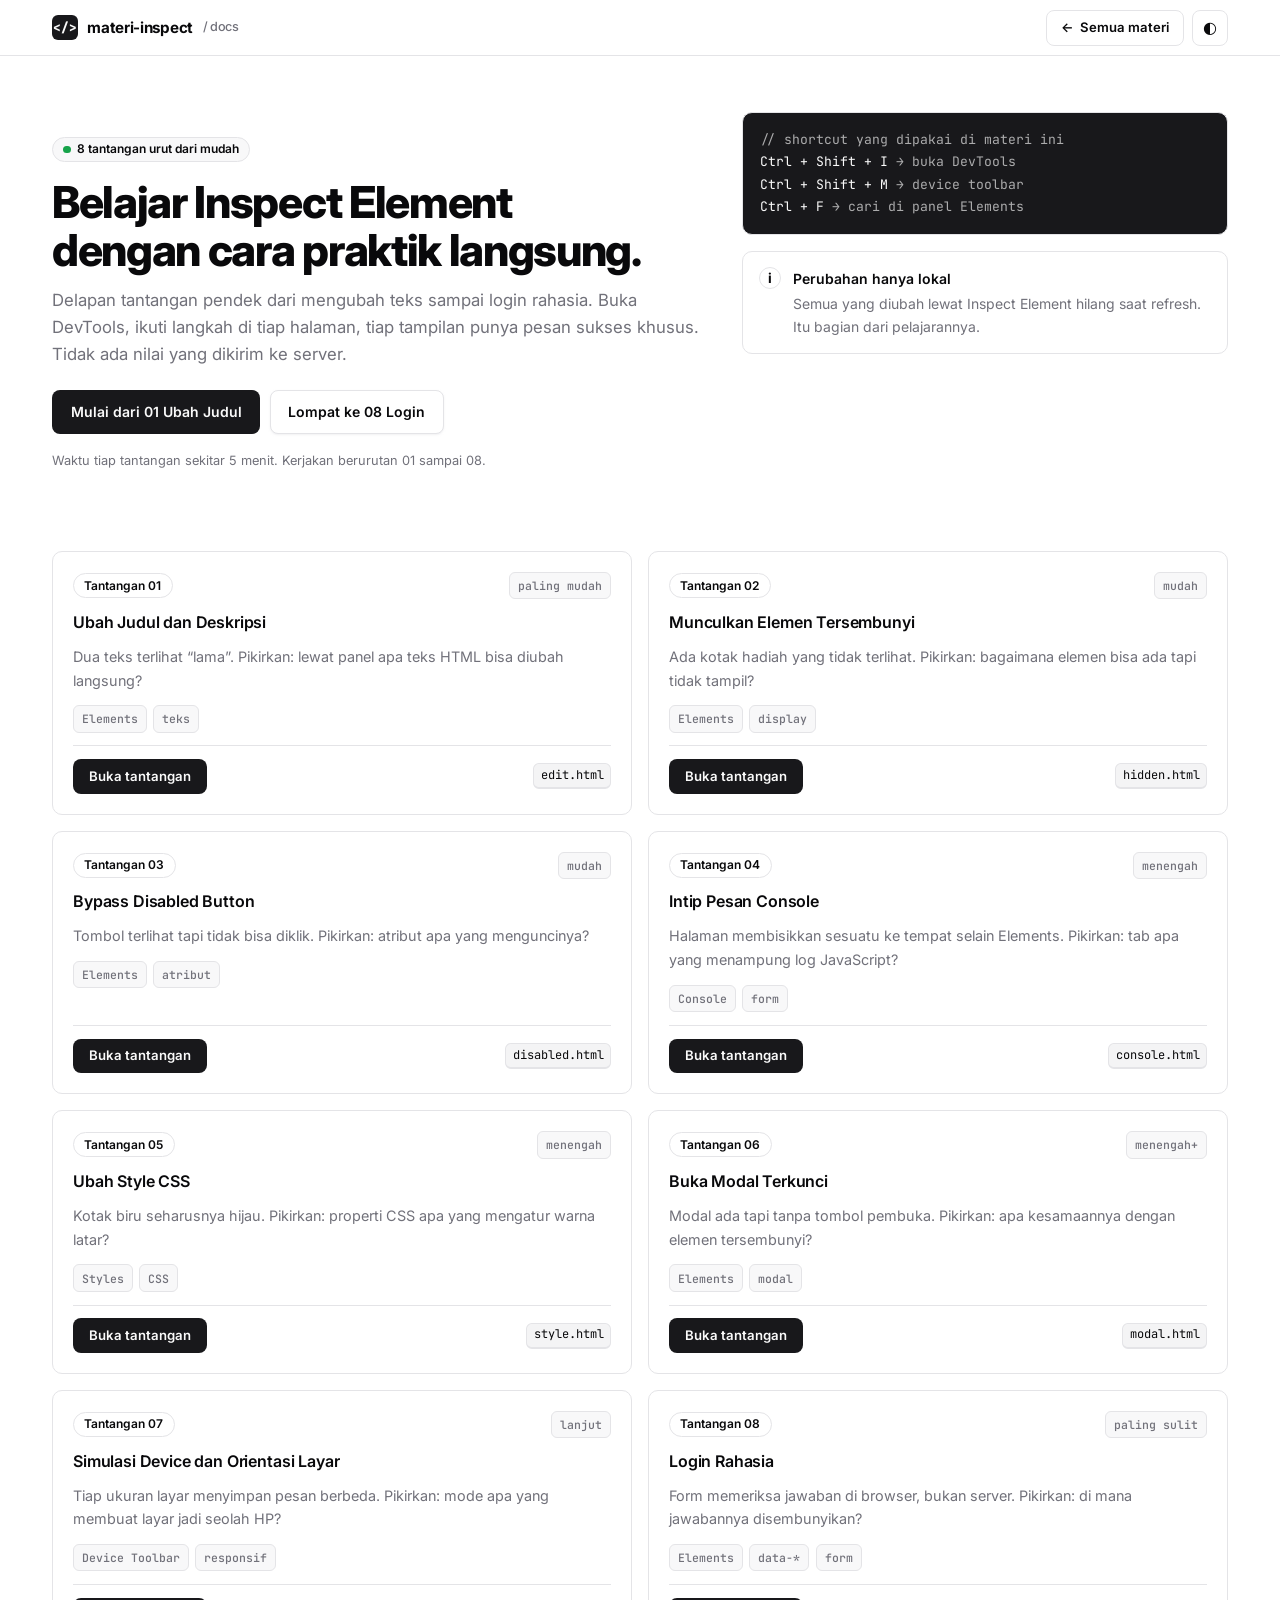
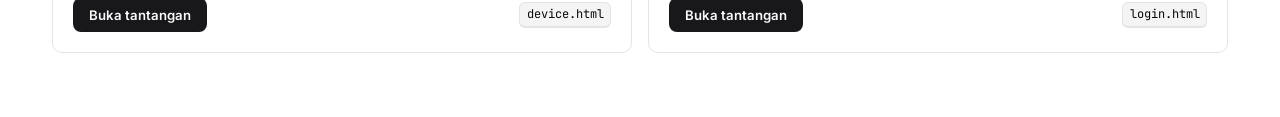
<file: materi_01/index.html>
<!DOCTYPE html>
<html lang="id">
<head>
  <meta charset="UTF-8">
  <meta name="viewport" content="width=device-width, initial-scale=1.0">
  <title>Materi Inspect Element</title>
  <meta name="description" content="8 tantangan Inspect Element urut dari mudah: ubah teks, elemen tersembunyi, disabled button, console, CSS, modal, device, login.">
  <link rel="icon" href="data:image/svg+xml,<svg xmlns='http://www.w3.org/2000/svg' viewBox='0 0 100 100'><rect width='100' height='100' rx='20' fill='black'/><path d='M50 28L80 72H20Z' fill='white'/></svg>">
  <link rel="preconnect" href="https://fonts.googleapis.com">
  <link rel="preconnect" href="https://fonts.gstatic.com" crossorigin>
  <link href="https://fonts.googleapis.com/css2?family=Inter:wght@400;500;600;700;800&family=JetBrains+Mono:wght@400;500&display=swap" rel="stylesheet">
  <link rel="stylesheet" href="css/style.css">
  <script>(function(){try{var m=location.search.match(/[?&]theme=(dark|light)/);var t=m?m[1]:null;if(!t){try{t=localStorage.getItem("mi-theme")}catch(e){}if(t!=="dark"&&t!=="light"){try{var c=document.cookie.match(/(?:^|; )mi-theme=(dark|light)/);t=c?c[1]:null}catch(e){t=null}}}if(!t&&matchMedia("(prefers-color-scheme: dark)").matches){t="dark"}if(t==="dark"){document.documentElement.classList.add("dark")}else{document.documentElement.classList.remove("dark")}if(m){try{localStorage.setItem("mi-theme",m[1])}catch(e){}try{document.cookie="mi-theme="+m[1]+"; max-age=31536000; path=/"}catch(e){}}}catch(e){}})();</script>
</head>
<body>
  <a class="skip-link" href="#konten">Lewati ke konten</a>
  <header class="site-header">
    <div class="header-inner">
      <a class="brand" href="index.html" aria-label="materi-inspect beranda">
        <span class="brand-mark">&lt;/&gt;</span>
        materi-inspect <small>/ docs</small>
      </a>
      <div class="header-actions">
        <a class="header-back" href="../index.html"><span aria-hidden="true">←</span> Semua materi</a>
        <button class="icon-btn" id="theme-toggle" type="button" aria-label="Ganti tema terang atau gelap">◐</button>
      </div>
    </div>
  </header>
  <main id="konten">
    <div class="page">
      <div class="hero-grid">
        <div class="hero">
          <span class="badge"><span class="dot" aria-hidden="true"></span> 8 tantangan urut dari mudah</span>
          <h1 class="page-title">Belajar Inspect Element dengan cara praktik langsung.</h1>
          <p class="lead">Delapan tantangan pendek dari mengubah teks sampai login rahasia. Buka DevTools, ikuti langkah di tiap halaman, tiap tampilan punya pesan sukses khusus. Tidak ada nilai yang dikirim ke server.</p>
          <div class="hero-actions">
            <a class="btn btn-primary" href="edit.html">Mulai dari 01 Ubah Judul</a>
            <a class="btn btn-secondary" href="login.html">Lompat ke 08 Login</a>
          </div>
          <p class="caption" style="margin-top:1rem">Waktu tiap tantangan sekitar 5 menit. Kerjakan berurutan 01 sampai 08.</p>
        </div>
        <div>
          <div class="code-block" aria-label="Contoh shortcut DevTools"><span class="dim">// shortcut yang dipakai di materi ini</span><br>Ctrl + Shift + I <span class="dim">→ buka DevTools</span><br>Ctrl + Shift + M <span class="dim">→ device toolbar</span><br>Ctrl + F <span class="dim">→ cari di panel Elements</span></div>
          <div class="alert">
            <span class="alert-icon" aria-hidden="true">i</span>
            <div><h4>Perubahan hanya lokal</h4><p>Semua yang diubah lewat Inspect Element hilang saat refresh. Itu bagian dari pelajarannya.</p></div>
          </div>
        </div>
      </div>
      <div class="grid-2" id="challenge-grid">
        <article class="card" data-title="01 ubah judul deskripsi saya berhasil target-title">
          <div class="card-top"><span class="badge badge-outline">Tantangan 01</span><span class="meta-pill">paling mudah</span></div>
          <h2>Ubah Judul dan Deskripsi</h2>
          <p>Dua teks terlihat “lama”. Pikirkan: lewat panel apa teks HTML bisa diubah langsung?</p>
          <div class="card-meta"><span class="meta-pill">Elements</span><span class="meta-pill">teks</span></div>
          <div class="card-footer"><a class="card-link" href="edit.html">Buka tantangan</a><kbd>edit.html</kbd></div>
        </article>
        <article class="card" data-title="02 munculkan elemen tersembunyi secret-box display none">
          <div class="card-top"><span class="badge badge-outline">Tantangan 02</span><span class="meta-pill">mudah</span></div>
          <h2>Munculkan Elemen Tersembunyi</h2>
          <p>Ada kotak hadiah yang tidak terlihat. Pikirkan: bagaimana elemen bisa ada tapi tidak tampil?</p>
          <div class="card-meta"><span class="meta-pill">Elements</span><span class="meta-pill">display</span></div>
          <div class="card-footer"><a class="card-link" href="hidden.html">Buka tantangan</a><kbd>hidden.html</kbd></div>
        </article>
        <article class="card" data-title="03 bypass disabled button klaim hadiah">
          <div class="card-top"><span class="badge badge-outline">Tantangan 03</span><span class="meta-pill">mudah</span></div>
          <h2>Bypass Disabled Button</h2>
          <p>Tombol terlihat tapi tidak bisa diklik. Pikirkan: atribut apa yang menguncinya?</p>
          <div class="card-meta"><span class="meta-pill">Elements</span><span class="meta-pill">atribut</span></div>
          <div class="card-footer"><a class="card-link" href="disabled.html">Buka tantangan</a><kbd>disabled.html</kbd></div>
        </article>
        <article class="card" data-title="04 intip pesan console kode rahasia">
          <div class="card-top"><span class="badge badge-outline">Tantangan 04</span><span class="meta-pill">menengah</span></div>
          <h2>Intip Pesan Console</h2>
          <p>Halaman membisikkan sesuatu ke tempat selain Elements. Pikirkan: tab apa yang menampung log JavaScript?</p>
          <div class="card-meta"><span class="meta-pill">Console</span><span class="meta-pill">form</span></div>
          <div class="card-footer"><a class="card-link" href="console.html">Buka tantangan</a><kbd>console.html</kbd></div>
        </article>
        <article class="card" data-title="05 ubah style css warna styles hijau">
          <div class="card-top"><span class="badge badge-outline">Tantangan 05</span><span class="meta-pill">menengah</span></div>
          <h2>Ubah Style CSS</h2>
          <p>Kotak biru seharusnya hijau. Pikirkan: properti CSS apa yang mengatur warna latar?</p>
          <div class="card-meta"><span class="meta-pill">Styles</span><span class="meta-pill">CSS</span></div>
          <div class="card-footer"><a class="card-link" href="style.html">Buka tantangan</a><kbd>style.html</kbd></div>
        </article>
        <article class="card" data-title="06 buka modal terkunci locked-modal">
          <div class="card-top"><span class="badge badge-outline">Tantangan 06</span><span class="meta-pill">menengah+</span></div>
          <h2>Buka Modal Terkunci</h2>
          <p>Modal ada tapi tanpa tombol pembuka. Pikirkan: apa kesamaannya dengan elemen tersembunyi?</p>
          <div class="card-meta"><span class="meta-pill">Elements</span><span class="meta-pill">modal</span></div>
          <div class="card-footer"><a class="card-link" href="modal.html">Buka tantangan</a><kbd>modal.html</kbd></div>
        </article>
        <article class="card" data-title="07 simulasi device orientasi layar mobile tablet desktop">
          <div class="card-top"><span class="badge badge-outline">Tantangan 07</span><span class="meta-pill">lanjut</span></div>
          <h2>Simulasi Device dan Orientasi Layar</h2>
          <p>Tiap ukuran layar menyimpan pesan berbeda. Pikirkan: mode apa yang membuat layar jadi seolah HP?</p>
          <div class="card-meta"><span class="meta-pill">Device Toolbar</span><span class="meta-pill">responsif</span></div>
          <div class="card-footer"><a class="card-link" href="device.html">Buka tantangan</a><kbd>device.html</kbd></div>
        </article>
        <article class="card" data-title="08 login rahasia hidden-data kredensial admin">
          <div class="card-top"><span class="badge badge-outline">Tantangan 08</span><span class="meta-pill">paling sulit</span></div>
          <h2>Login Rahasia</h2>
          <p>Form memeriksa jawaban di browser, bukan server. Pikirkan: di mana jawabannya disembunyikan?</p>
          <div class="card-meta"><span class="meta-pill">Elements</span><span class="meta-pill">data-*</span><span class="meta-pill">form</span></div>
          <div class="card-footer"><a class="card-link" href="login.html">Buka tantangan</a><kbd>login.html</kbd></div>
        </article>
      </div>
    </div>
  </main>
  <script src="js/theme.js"></script>
</body>
</html>
</file>
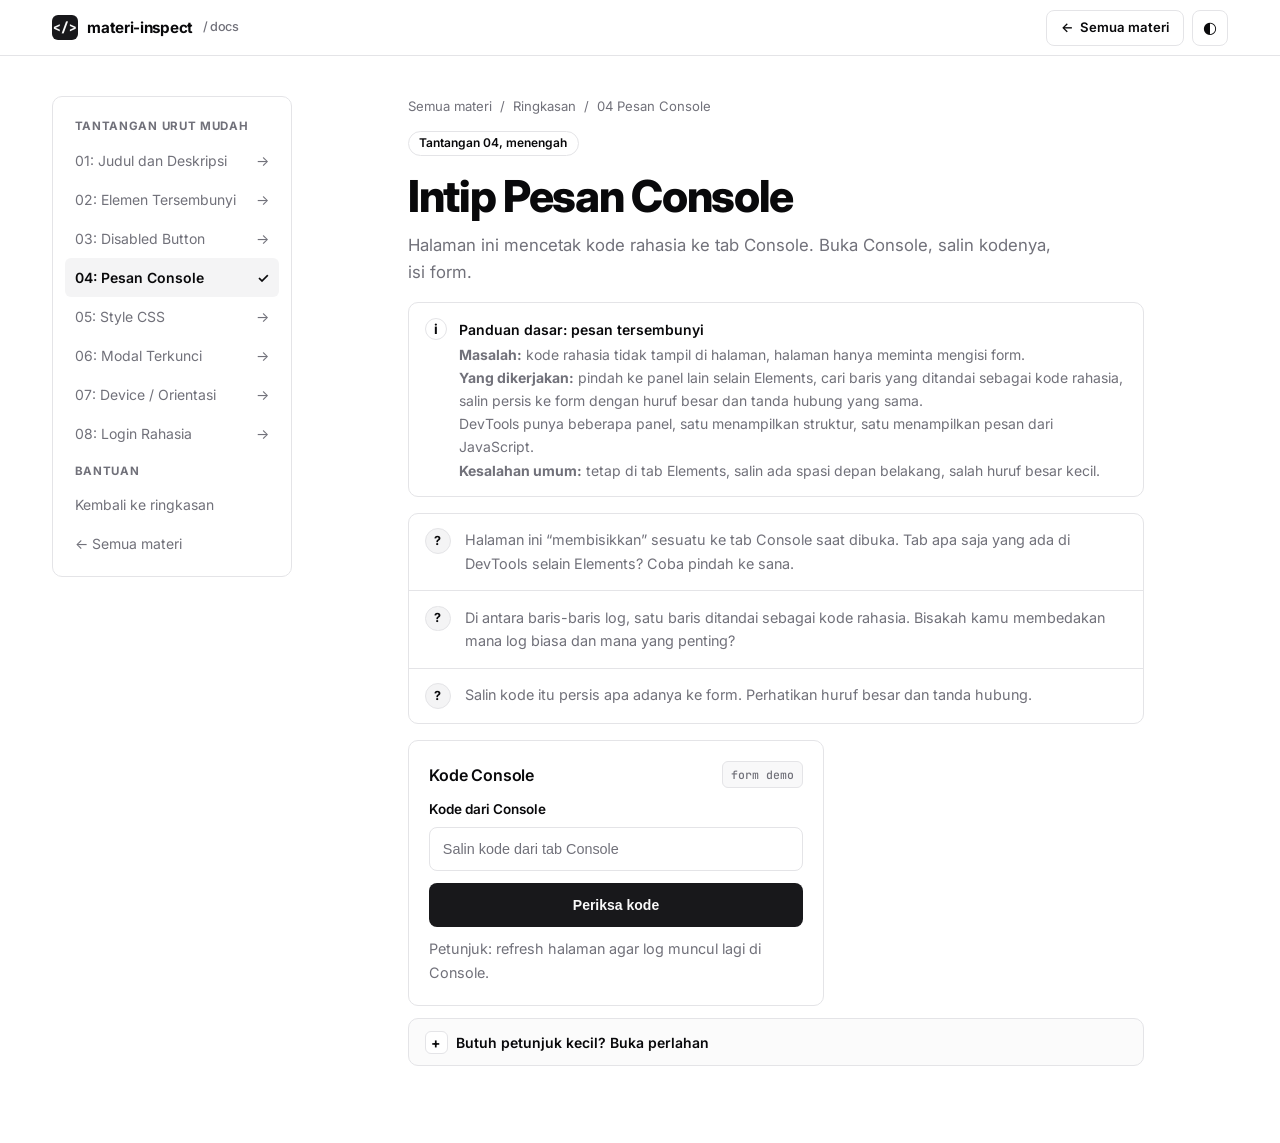
<file: materi_01/console.html>
<!DOCTYPE html>
<html lang="id">
<head>
  <meta charset="UTF-8">
  <meta name="viewport" content="width=device-width, initial-scale=1.0">
  <title>Materi Inspect Element</title>
  <meta name="description" content="Tantangan 04: buka tab Console, temukan kode rahasia, isi form.">
  <link rel="icon" href="data:image/svg+xml,<svg xmlns='http://www.w3.org/2000/svg' viewBox='0 0 100 100'><rect width='100' height='100' rx='20' fill='black'/><path d='M50 28L80 72H20Z' fill='white'/></svg>">
  <link rel="preconnect" href="https://fonts.googleapis.com">
  <link rel="preconnect" href="https://fonts.gstatic.com" crossorigin>
  <link href="https://fonts.googleapis.com/css2?family=Inter:wght@400;500;600;700;800&family=JetBrains+Mono:wght@400;500&display=swap" rel="stylesheet">
  <link rel="stylesheet" href="css/style.css">
  <script>(function(){try{var m=location.search.match(/[?&]theme=(dark|light)/);var t=m?m[1]:null;if(!t){try{t=localStorage.getItem("mi-theme")}catch(e){}if(t!=="dark"&&t!=="light"){try{var c=document.cookie.match(/(?:^|; )mi-theme=(dark|light)/);t=c?c[1]:null}catch(e){t=null}}}if(!t&&matchMedia("(prefers-color-scheme: dark)").matches){t="dark"}if(t==="dark"){document.documentElement.classList.add("dark")}else{document.documentElement.classList.remove("dark")}if(m){try{localStorage.setItem("mi-theme",m[1])}catch(e){}try{document.cookie="mi-theme="+m[1]+"; max-age=31536000; path=/"}catch(e){}}}catch(e){}})();</script>
</head>
<body>
  <a class="skip-link" href="#konten">Lewati ke konten</a>
  <header class="site-header">
    <div class="header-inner">
      <a class="brand" href="index.html"><span class="brand-mark">&lt;/&gt;</span> materi-inspect <small>/ docs</small></a>
      <div class="header-actions">
        <a class="header-back" href="../index.html"><span aria-hidden="true">←</span> Semua materi</a>
        <button class="icon-btn" id="theme-toggle" type="button" aria-label="Ganti tema terang atau gelap">◐</button>
      </div>
    </div>
  </header>
  <main id="konten">
    <div class="page">
      <div class="docs-layout">
        <aside class="docs-sidebar" aria-label="Daftar tantangan">
          <p class="group">Tantangan urut mudah</p>
          <a class="side-link" href="edit.html">01: Judul dan Deskripsi <span aria-hidden="true">→</span></a>
          <a class="side-link" href="hidden.html">02: Elemen Tersembunyi <span aria-hidden="true">→</span></a>
          <a class="side-link" href="disabled.html">03: Disabled Button <span aria-hidden="true">→</span></a>
          <a class="side-link" href="console.html" aria-current="page">04: Pesan Console <span aria-hidden="true">✓</span></a>
          <a class="side-link" href="style.html">05: Style CSS <span aria-hidden="true">→</span></a>
          <a class="side-link" href="modal.html">06: Modal Terkunci <span aria-hidden="true">→</span></a>
          <a class="side-link" href="device.html">07: Device / Orientasi <span aria-hidden="true">→</span></a>
          <a class="side-link" href="login.html">08: Login Rahasia <span aria-hidden="true">→</span></a>
          <p class="group">Bantuan</p>
          <a class="side-link" href="index.html">Kembali ke ringkasan</a>
          <a class="side-link" href="../index.html"><span>← Semua materi</span></a>
        </aside>
        <div class="docs-content prose-narrow">
          <nav class="breadcrumb" aria-label="Breadcrumb"><a href="../index.html">Semua materi</a><span aria-hidden="true">/</span><a href="index.html">Ringkasan</a><span aria-hidden="true">/</span><span>04 Pesan Console</span></nav>
          <span class="badge badge-outline">Tantangan 04, menengah</span>
          <h1 class="page-title">Intip Pesan Console</h1>
          <p class="lead">Halaman ini mencetak kode rahasia ke tab Console. Buka Console, salin kodenya, isi form.</p>
          <div class="alert">
            <span class="alert-icon" aria-hidden="true">i</span>
            <div><h4>Panduan dasar: pesan tersembunyi</h4><p><strong>Masalah:</strong> kode rahasia tidak tampil di halaman, halaman hanya meminta mengisi form.<br><strong>Yang dikerjakan:</strong> pindah ke panel lain selain Elements, cari baris yang ditandai sebagai kode rahasia, salin persis ke form dengan huruf besar dan tanda hubung yang sama.<br>DevTools punya beberapa panel, satu menampilkan struktur, satu menampilkan pesan dari JavaScript.<br><strong>Kesalahan umum:</strong> tetap di tab Elements, salin ada spasi depan belakang, salah huruf besar kecil.</p></div>
          </div>
          <div id="console-success" class="success" role="status" aria-live="polite">Tepat! Kamu berhasil mengintip tab Console dan menemukan kode CONSOLE-2026. Tab Console berguna untuk debug JavaScript.</div>
          <div id="explain-console" class="alert alert-success" style="display:none">
            <span class="alert-icon" aria-hidden="true">✓</span>
            <div><h4>Pembahasan: console.log dan tab Console</h4><p><strong>Kode:</strong> <code>console.log("pesan")</code> mencetak pesan ke tab Console. Analoginya seperti bisikan yang hanya terdengar di ruang khusus.<br><strong>Masalah:</strong> kode hanya ada di tab Console.<br><strong>Solusi:</strong> buka tab Console, cari baris <code>[TANTANGAN 04]</code>, salin kode <code>CONSOLE-....</code> ke form.<br><strong>Kenapa penting:</strong> programmer membaca pesan error lewat Console saat program gagal jalan.<br><strong>Coba lagi:</strong> refresh halaman agar log muncul lagi, lalu ulangi tanpa hint.</p></div>
          </div>
          <div id="console-error" class="error" role="alert">Belum tepat. Buka tab Console di DevTools, cari baris KODE RAHASIA.</div>
          <div class="steps" aria-label="Langkah pengerjaan">
            <ol>
              <li><span class="step-num">?</span><p>Halaman ini “membisikkan” sesuatu ke tab Console saat dibuka. Tab apa saja yang ada di DevTools selain Elements? Coba pindah ke sana.</p></li>
              <li><span class="step-num">?</span><p>Di antara baris-baris log, satu baris ditandai sebagai kode rahasia. Bisakah kamu membedakan mana log biasa dan mana yang penting?</p></li>
              <li><span class="step-num">?</span><p>Salin kode itu persis apa adanya ke form. Perhatikan huruf besar dan tanda hubung.</p></li>
            </ol>
          </div>
          <section class="card form-card" aria-labelledby="form-title">
            <div class="card-top"><h2 id="form-title">Kode Console</h2><span class="meta-pill">form demo</span></div>
            <form id="console-form" novalidate>
              <div class="field">
                <label for="console-code">Kode dari Console</label>
                <input type="text" id="console-code" placeholder="Salin kode dari tab Console" autocomplete="off" required>
              </div>
              <button class="btn btn-primary" type="submit" style="width:100%">Periksa kode</button>
              <p class="caption" id="console-hint" aria-live="polite" style="margin-top:.6rem">Petunjuk: refresh halaman agar log muncul lagi di Console.</p>
            </form>
          </section>
          <details class="hint-details">
            <summary>Butuh petunjuk kecil? Buka perlahan</summary>
            <div class="hint-body">
              <p><span class="hint-level">Petunjuk 1, arah</span><br>Buka tab Console, cari baris yang diawali <code>[TANTANGAN 04]</code>.</p>
              <p><span class="hint-level">Petunjuk 2, cara</span><br>Kodenya berformat <code>CONSOLE-....</code>. Salin seluruhnya tanpa spasi berlebih.</p>
            </div>
          </details>
        </div>
      </div>
    </div>
  </main>
  <script src="js/theme.js"></script>
  <script src="js/console.js"></script>
</body>
</html>
</file>
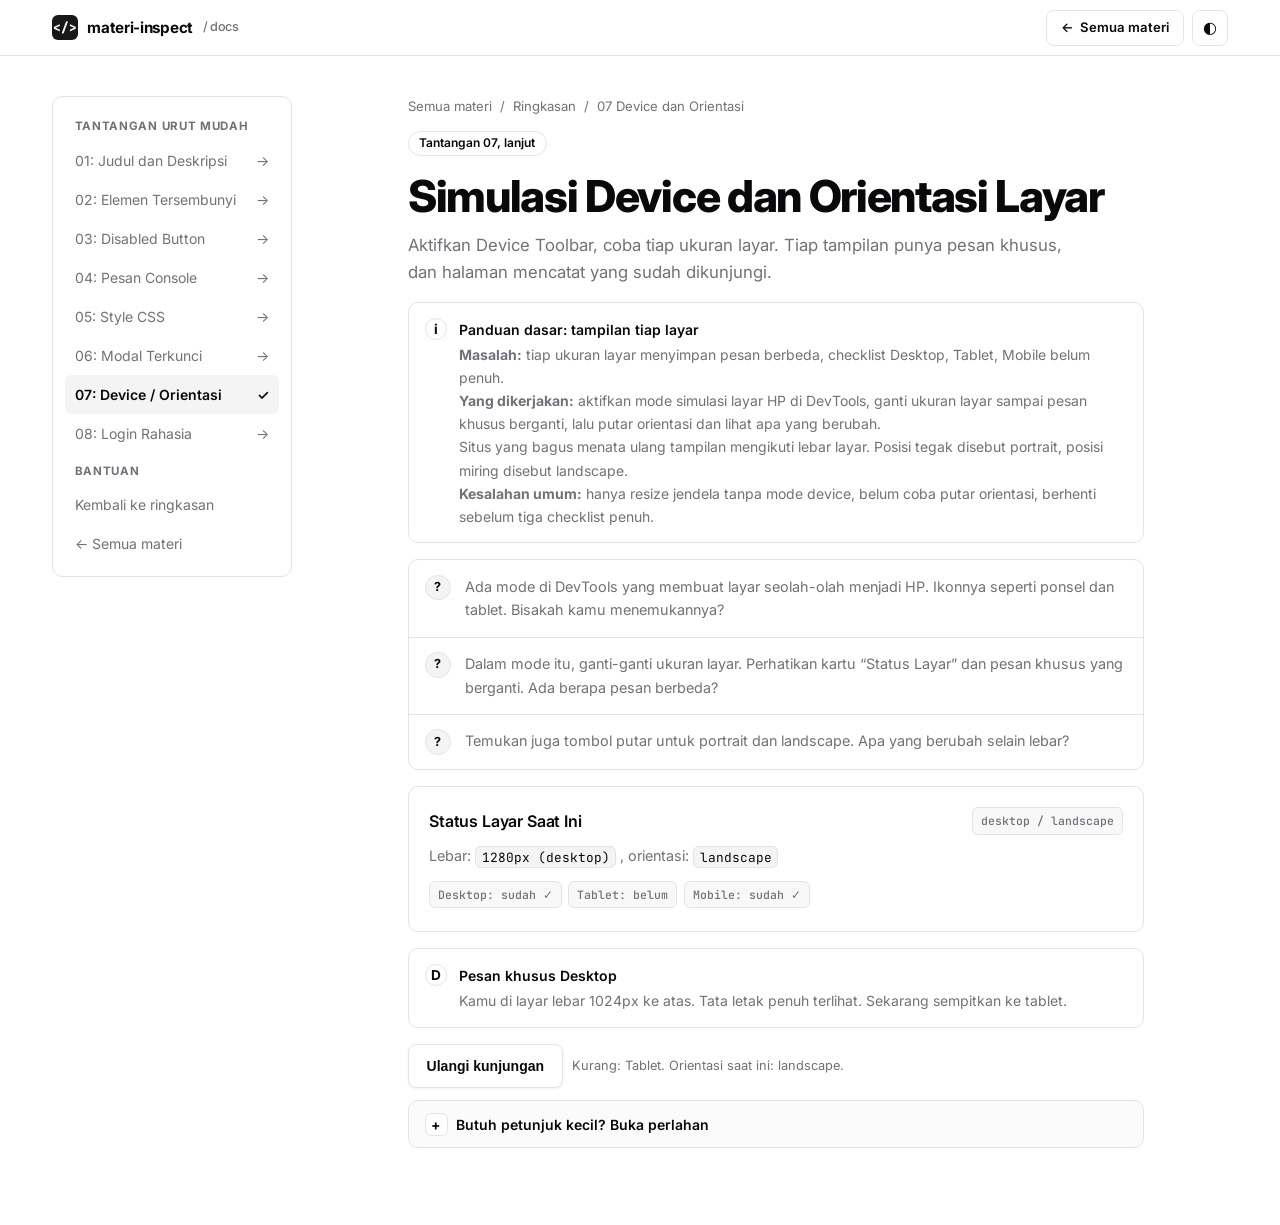
<file: materi_01/device.html>
<!DOCTYPE html>
<html lang="id">
<head>
  <meta charset="UTF-8">
  <meta name="viewport" content="width=device-width, initial-scale=1.0">
  <title>Materi Inspect Element</title>
  <meta name="description" content="Tantangan 07: pakai Device Toolbar, coba Desktop Tablet Mobile dan portrait landscape.">
  <link rel="icon" href="data:image/svg+xml,<svg xmlns='http://www.w3.org/2000/svg' viewBox='0 0 100 100'><rect width='100' height='100' rx='20' fill='black'/><path d='M50 28L80 72H20Z' fill='white'/></svg>">
  <link rel="preconnect" href="https://fonts.googleapis.com">
  <link rel="preconnect" href="https://fonts.gstatic.com" crossorigin>
  <link href="https://fonts.googleapis.com/css2?family=Inter:wght@400;500;600;700;800&family=JetBrains+Mono:wght@400;500&display=swap" rel="stylesheet">
  <link rel="stylesheet" href="css/style.css">
  <script>(function(){try{var m=location.search.match(/[?&]theme=(dark|light)/);var t=m?m[1]:null;if(!t){try{t=localStorage.getItem("mi-theme")}catch(e){}if(t!=="dark"&&t!=="light"){try{var c=document.cookie.match(/(?:^|; )mi-theme=(dark|light)/);t=c?c[1]:null}catch(e){t=null}}}if(!t&&matchMedia("(prefers-color-scheme: dark)").matches){t="dark"}if(t==="dark"){document.documentElement.classList.add("dark")}else{document.documentElement.classList.remove("dark")}if(m){try{localStorage.setItem("mi-theme",m[1])}catch(e){}try{document.cookie="mi-theme="+m[1]+"; max-age=31536000; path=/"}catch(e){}}}catch(e){}})();</script>
</head>
<body>
  <a class="skip-link" href="#konten">Lewati ke konten</a>
  <header class="site-header">
    <div class="header-inner">
      <a class="brand" href="index.html"><span class="brand-mark">&lt;/&gt;</span> materi-inspect <small>/ docs</small></a>
      <div class="header-actions">
        <a class="header-back" href="../index.html"><span aria-hidden="true">←</span> Semua materi</a>
        <button class="icon-btn" id="theme-toggle" type="button" aria-label="Ganti tema terang atau gelap">◐</button>
      </div>
    </div>
  </header>
  <main id="konten">
    <div class="page">
      <div class="docs-layout">
        <aside class="docs-sidebar" aria-label="Daftar tantangan">
          <p class="group">Tantangan urut mudah</p>
          <a class="side-link" href="edit.html">01: Judul dan Deskripsi <span aria-hidden="true">→</span></a>
          <a class="side-link" href="hidden.html">02: Elemen Tersembunyi <span aria-hidden="true">→</span></a>
          <a class="side-link" href="disabled.html">03: Disabled Button <span aria-hidden="true">→</span></a>
          <a class="side-link" href="console.html">04: Pesan Console <span aria-hidden="true">→</span></a>
          <a class="side-link" href="style.html">05: Style CSS <span aria-hidden="true">→</span></a>
          <a class="side-link" href="modal.html">06: Modal Terkunci <span aria-hidden="true">→</span></a>
          <a class="side-link" href="device.html" aria-current="page">07: Device / Orientasi <span aria-hidden="true">✓</span></a>
          <a class="side-link" href="login.html">08: Login Rahasia <span aria-hidden="true">→</span></a>
          <p class="group">Bantuan</p>
          <a class="side-link" href="index.html">Kembali ke ringkasan</a>
          <a class="side-link" href="../index.html"><span>← Semua materi</span></a>
        </aside>
        <div class="docs-content prose-narrow">
          <nav class="breadcrumb" aria-label="Breadcrumb"><a href="../index.html">Semua materi</a><span aria-hidden="true">/</span><a href="index.html">Ringkasan</a><span aria-hidden="true">/</span><span>07 Device dan Orientasi</span></nav>
          <span class="badge badge-outline">Tantangan 07, lanjut</span>
          <h1 class="page-title">Simulasi Device dan Orientasi Layar</h1>
          <p class="lead">Aktifkan Device Toolbar, coba tiap ukuran layar. Tiap tampilan punya pesan khusus, dan halaman mencatat yang sudah dikunjungi.</p>
          <div class="alert">
            <span class="alert-icon" aria-hidden="true">i</span>
            <div><h4>Panduan dasar: tampilan tiap layar</h4><p><strong>Masalah:</strong> tiap ukuran layar menyimpan pesan berbeda, checklist Desktop, Tablet, Mobile belum penuh.<br><strong>Yang dikerjakan:</strong> aktifkan mode simulasi layar HP di DevTools, ganti ukuran layar sampai pesan khusus berganti, lalu putar orientasi dan lihat apa yang berubah.<br>Situs yang bagus menata ulang tampilan mengikuti lebar layar. Posisi tegak disebut portrait, posisi miring disebut landscape.<br><strong>Kesalahan umum:</strong> hanya resize jendela tanpa mode device, belum coba putar orientasi, berhenti sebelum tiga checklist penuh.</p></div>
          </div>
          <div id="device-success" class="success" role="status" aria-live="polite">Tuntas! Kamu sudah mencoba Desktop, Tablet, dan Mobile, plus memahami perbedaan portrait dan landscape. Ini cara desainer menguji responsif.</div>
          <div id="explain-device" class="alert alert-success" style="display:none">
            <span class="alert-icon" aria-hidden="true">✓</span>
            <div><h4>Pembahasan: Device Toolbar dan breakpoint</h4><p><strong>Kode:</strong> Device Toolbar mengubah lebar layar: Desktop 1024px ke atas, Tablet 640 sampai 1023px, Mobile di bawah 640px.<br><strong>Masalah:</strong> tiap ukuran menyimpan pesan berbeda.<br><strong>Solusi:</strong> tekan <kbd>Ctrl+Shift+M</kbd>, ubah lebar melewati 640 dan 1024, tekan ikon putar untuk ganti orientasi.<br><strong>Kenapa penting:</strong> pengunjung banyak dari HP, jadi situs harus nyaman di layar kecil.<br><strong>Coba lagi:</strong> tekan Ulangi kunjungan, lalu penuhi tiga checklist tanpa hint.</p></div>
          </div>
          <div class="steps" aria-label="Langkah pengerjaan">
            <ol>
              <li><span class="step-num">?</span><p>Ada mode di DevTools yang membuat layar seolah-olah menjadi HP. Ikonnya seperti ponsel dan tablet. Bisakah kamu menemukannya?</p></li>
              <li><span class="step-num">?</span><p>Dalam mode itu, ganti-ganti ukuran layar. Perhatikan kartu “Status Layar” dan pesan khusus yang berganti. Ada berapa pesan berbeda?</p></li>
              <li><span class="step-num">?</span><p>Temukan juga tombol putar untuk portrait dan landscape. Apa yang berubah selain lebar?</p></li>
            </ol>
          </div>
          <div class="card" aria-live="polite">
            <div class="card-top"><h2>Status Layar Saat Ini</h2><span class="meta-pill" id="device-size">mengukur...</span></div>
            <p>Lebar: <code id="device-width">-</code> , orientasi: <code id="device-orient">-</code></p>
            <div class="card-meta">
              <span class="meta-pill" id="check-desktop">Desktop: belum</span>
              <span class="meta-pill" id="check-tablet">Tablet: belum</span>
              <span class="meta-pill" id="check-mobile">Mobile: belum</span>
            </div>
          </div>
          <div class="alert" id="msg-desktop">
            <span class="alert-icon" aria-hidden="true">D</span>
            <div><h4>Pesan khusus Desktop</h4><p>Kamu di layar lebar 1024px ke atas. Tata letak penuh terlihat. Sekarang sempitkan ke tablet.</p></div>
          </div>
          <div class="alert" id="msg-tablet" style="display:none">
            <span class="alert-icon" aria-hidden="true">T</span>
            <div><h4>Pesan khusus Tablet</h4><p>Kamu di 640 sampai 1023px. Sidebar menumpuk, kartu menyusun ulang. Lanjut ke mobile 390px.</p></div>
          </div>
          <div class="alert" id="msg-mobile" style="display:none">
            <span class="alert-icon" aria-hidden="true">M</span>
            <div><h4>Pesan khusus Mobile</h4><p>Kamu di bawah 640px. Menu jadi tombol, tombol jadi penuh. Coba putar ke landscape untuk melihat bedanya.</p></div>
          </div>
          <div class="tip-row">
            <button class="btn btn-secondary" id="device-reset" type="button">Ulangi kunjungan</button>
            <p class="caption" id="device-hint">Kunjungi Desktop, Tablet, dan Mobile untuk tuntas.</p>
          </div>
          <details class="hint-details">
            <summary>Butuh petunjuk kecil? Buka perlahan</summary>
            <div class="hint-body">
              <p><span class="hint-level">Petunjuk 1, arah</span><br>Tekan <kbd>Ctrl+Shift+M</kbd> untuk Device Toolbar, lalu pilih device seperti iPhone SE.</p>
              <p><span class="hint-level">Petunjuk 2, cara</span><br>Ubah lebar melewati 640 dan 1024, lalu tekan ikon putar untuk landscape. Checklist akan tercentang satu per satu.</p>
            </div>
          </details>
        </div>
      </div>
    </div>
  </main>
  <script src="js/theme.js"></script>
  <script src="js/device.js"></script>
</body>
</html>
</file>
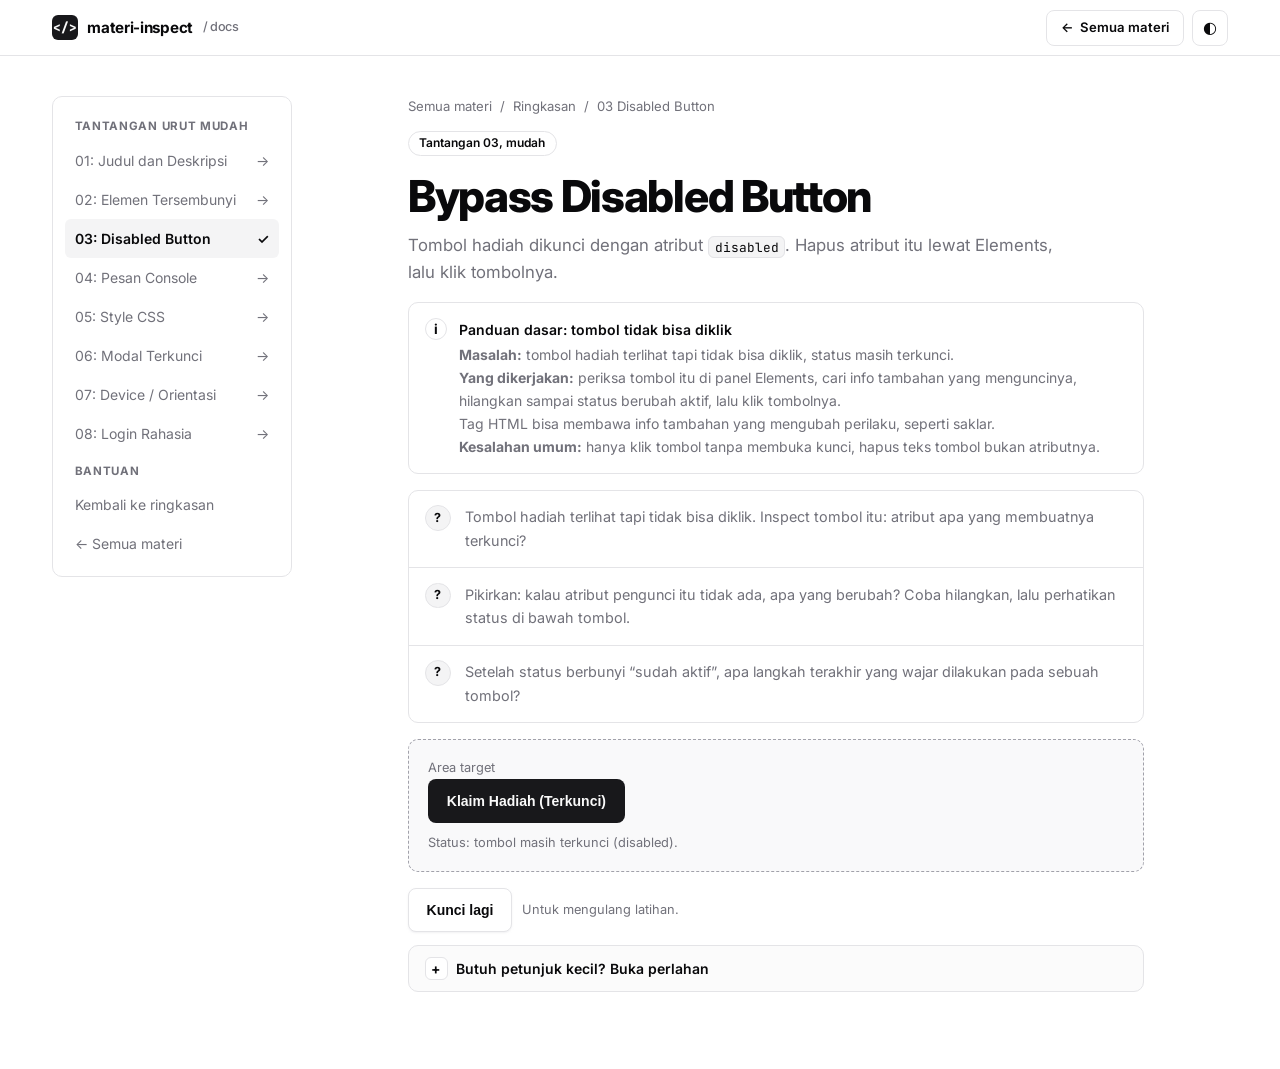
<file: materi_01/disabled.html>
<!DOCTYPE html>
<html lang="id">
<head>
  <meta charset="UTF-8">
  <meta name="viewport" content="width=device-width, initial-scale=1.0">
  <title>Materi Inspect Element</title>
  <meta name="description" content="Tantangan 03: hapus atribut disabled lewat Inspect lalu klik tombol.">
  <link rel="icon" href="data:image/svg+xml,<svg xmlns='http://www.w3.org/2000/svg' viewBox='0 0 100 100'><rect width='100' height='100' rx='20' fill='black'/><path d='M50 28L80 72H20Z' fill='white'/></svg>">
  <link rel="preconnect" href="https://fonts.googleapis.com">
  <link rel="preconnect" href="https://fonts.gstatic.com" crossorigin>
  <link href="https://fonts.googleapis.com/css2?family=Inter:wght@400;500;600;700;800&family=JetBrains+Mono:wght@400;500&display=swap" rel="stylesheet">
  <link rel="stylesheet" href="css/style.css">
  <script>(function(){try{var m=location.search.match(/[?&]theme=(dark|light)/);var t=m?m[1]:null;if(!t){try{t=localStorage.getItem("mi-theme")}catch(e){}if(t!=="dark"&&t!=="light"){try{var c=document.cookie.match(/(?:^|; )mi-theme=(dark|light)/);t=c?c[1]:null}catch(e){t=null}}}if(!t&&matchMedia("(prefers-color-scheme: dark)").matches){t="dark"}if(t==="dark"){document.documentElement.classList.add("dark")}else{document.documentElement.classList.remove("dark")}if(m){try{localStorage.setItem("mi-theme",m[1])}catch(e){}try{document.cookie="mi-theme="+m[1]+"; max-age=31536000; path=/"}catch(e){}}}catch(e){}})();</script>
</head>
<body>
  <a class="skip-link" href="#konten">Lewati ke konten</a>
  <header class="site-header">
    <div class="header-inner">
      <a class="brand" href="index.html"><span class="brand-mark">&lt;/&gt;</span> materi-inspect <small>/ docs</small></a>
      <div class="header-actions">
        <a class="header-back" href="../index.html"><span aria-hidden="true">←</span> Semua materi</a>
        <button class="icon-btn" id="theme-toggle" type="button" aria-label="Ganti tema terang atau gelap">◐</button>
      </div>
    </div>
  </header>
  <main id="konten">
    <div class="page">
      <div class="docs-layout">
        <aside class="docs-sidebar" aria-label="Daftar tantangan">
          <p class="group">Tantangan urut mudah</p>
          <a class="side-link" href="edit.html">01: Judul dan Deskripsi <span aria-hidden="true">→</span></a>
          <a class="side-link" href="hidden.html">02: Elemen Tersembunyi <span aria-hidden="true">→</span></a>
          <a class="side-link" href="disabled.html" aria-current="page">03: Disabled Button <span aria-hidden="true">✓</span></a>
          <a class="side-link" href="console.html">04: Pesan Console <span aria-hidden="true">→</span></a>
          <a class="side-link" href="style.html">05: Style CSS <span aria-hidden="true">→</span></a>
          <a class="side-link" href="modal.html">06: Modal Terkunci <span aria-hidden="true">→</span></a>
          <a class="side-link" href="device.html">07: Device / Orientasi <span aria-hidden="true">→</span></a>
          <a class="side-link" href="login.html">08: Login Rahasia <span aria-hidden="true">→</span></a>
          <p class="group">Bantuan</p>
          <a class="side-link" href="index.html">Kembali ke ringkasan</a>
          <a class="side-link" href="../index.html"><span>← Semua materi</span></a>
        </aside>
        <div class="docs-content prose-narrow">
          <nav class="breadcrumb" aria-label="Breadcrumb"><a href="../index.html">Semua materi</a><span aria-hidden="true">/</span><a href="index.html">Ringkasan</a><span aria-hidden="true">/</span><span>03 Disabled Button</span></nav>
          <span class="badge badge-outline">Tantangan 03, mudah</span>
          <h1 class="page-title">Bypass Disabled Button</h1>
          <p class="lead">Tombol hadiah dikunci dengan atribut <code>disabled</code>. Hapus atribut itu lewat Elements, lalu klik tombolnya.</p>
          <div class="alert">
            <span class="alert-icon" aria-hidden="true">i</span>
            <div><h4>Panduan dasar: tombol tidak bisa diklik</h4><p><strong>Masalah:</strong> tombol hadiah terlihat tapi tidak bisa diklik, status masih terkunci.<br><strong>Yang dikerjakan:</strong> periksa tombol itu di panel Elements, cari info tambahan yang menguncinya, hilangkan sampai status berubah aktif, lalu klik tombolnya.<br>Tag HTML bisa membawa info tambahan yang mengubah perilaku, seperti saklar.<br><strong>Kesalahan umum:</strong> hanya klik tombol tanpa membuka kunci, hapus teks tombol bukan atributnya.</p></div>
          </div>
          <div id="disabled-success" class="success" role="status" aria-live="polite">Mantap! Kamu berhasil bypass tombol disabled dan mengklaim hadiah. Pelajarannya: validasi penting harus di server, bukan cuma disabled di HTML.</div>
          <div id="explain-disabled" class="alert alert-success" style="display:none">
            <span class="alert-icon" aria-hidden="true">✓</span>
            <div><h4>Pembahasan: atribut disabled</h4><p><strong>Kode:</strong> <code>&lt;button disabled&gt;</code> artinya tombol digembok. Selama kata <code>disabled</code> menempel, tombol tidak bisa diklik.<br><strong>Masalah:</strong> tombol <code>#claim-btn</code> terkunci.<br><strong>Solusi:</strong> klik kanan kata <code>disabled</code>, hapus atributnya, lalu klik tombol hadiah.<br><strong>Kenapa penting:</strong> kunci di tampilan mudah dibuka, jadi aturan penting harus dijaga di server.<br><strong>Coba lagi:</strong> tekan Kunci lagi, buka tanpa membuka hint.</p></div>
          </div>
          <div class="steps" aria-label="Langkah pengerjaan">
            <ol>
              <li><span class="step-num">?</span><p>Tombol hadiah terlihat tapi tidak bisa diklik. Inspect tombol itu: atribut apa yang membuatnya terkunci?</p></li>
              <li><span class="step-num">?</span><p>Pikirkan: kalau atribut pengunci itu tidak ada, apa yang berubah? Coba hilangkan, lalu perhatikan status di bawah tombol.</p></li>
              <li><span class="step-num">?</span><p>Setelah status berbunyi “sudah aktif”, apa langkah terakhir yang wajar dilakukan pada sebuah tombol?</p></li>
            </ol>
          </div>
          <div class="target-box">
            <p class="caption">Area target</p>
            <button class="btn btn-primary" id="claim-btn" type="button" disabled>Klaim Hadiah (Terkunci)</button>
            <p class="caption" id="disabled-hint" aria-live="polite" style="margin-top:.6rem">Status: tombol masih terkunci (disabled).</p>
          </div>
          <div class="tip-row">
            <button class="btn btn-secondary" id="lock-again" type="button">Kunci lagi</button>
            <p class="caption">Untuk mengulang latihan.</p>
          </div>
          <details class="hint-details">
            <summary>Butuh petunjuk kecil? Buka perlahan</summary>
            <div class="hint-body">
              <p><span class="hint-level">Petunjuk 1, arah</span><br>Atributnya bernama <code>disabled</code>. Klik kanan atribut itu di Elements untuk melihat pilihan yang tersedia.</p>
              <p><span class="hint-level">Petunjuk 2, cara</span><br>Hapus atributnya, lalu klik tombol hadiahnya.</p>
            </div>
          </details>
        </div>
      </div>
    </div>
  </main>
  <script src="js/theme.js"></script>
  <script src="js/disabled.js"></script>
</body>
</html>
</file>
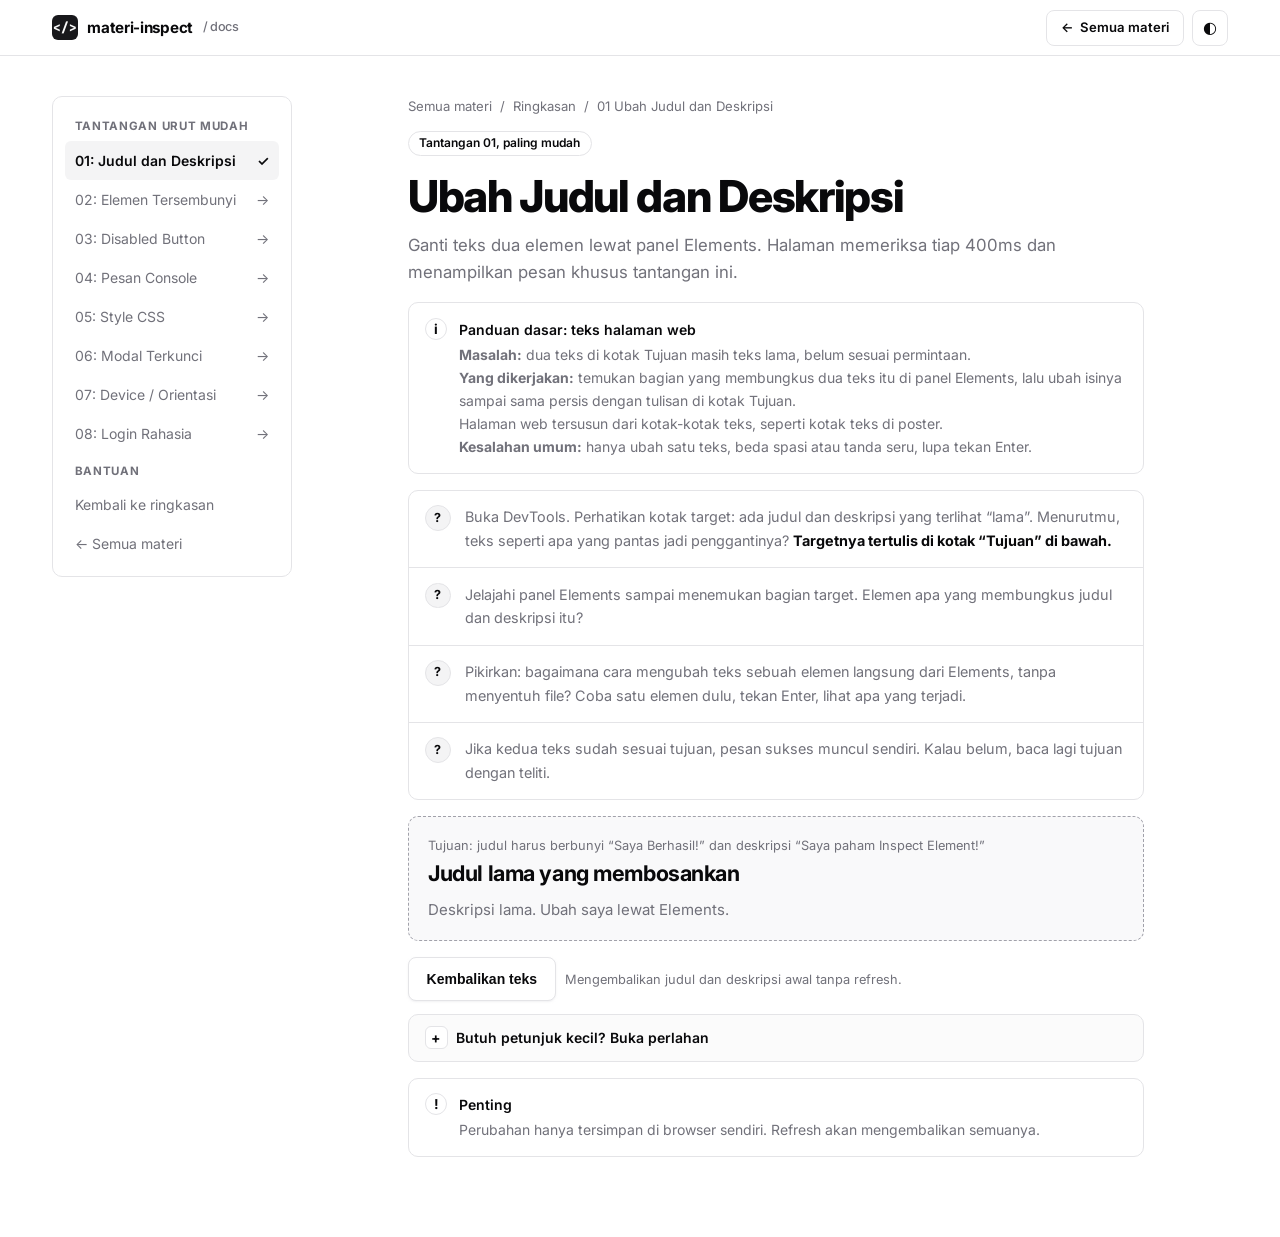
<file: materi_01/edit.html>
<!DOCTYPE html>
<html lang="id">
<head>
  <meta charset="UTF-8">
  <meta name="viewport" content="width=device-width, initial-scale=1.0">
  <title>Materi Inspect Element</title>
  <meta name="description" content="Tantangan 01: ganti #target-title dan #target-desc lewat Inspect Element.">
  <link rel="icon" href="data:image/svg+xml,<svg xmlns='http://www.w3.org/2000/svg' viewBox='0 0 100 100'><rect width='100' height='100' rx='20' fill='black'/><path d='M50 28L80 72H20Z' fill='white'/></svg>">
  <link rel="preconnect" href="https://fonts.googleapis.com">
  <link rel="preconnect" href="https://fonts.gstatic.com" crossorigin>
  <link href="https://fonts.googleapis.com/css2?family=Inter:wght@400;500;600;700;800&family=JetBrains+Mono:wght@400;500&display=swap" rel="stylesheet">
  <link rel="stylesheet" href="css/style.css">
  <script>(function(){try{var m=location.search.match(/[?&]theme=(dark|light)/);var t=m?m[1]:null;if(!t){try{t=localStorage.getItem("mi-theme")}catch(e){}if(t!=="dark"&&t!=="light"){try{var c=document.cookie.match(/(?:^|; )mi-theme=(dark|light)/);t=c?c[1]:null}catch(e){t=null}}}if(!t&&matchMedia("(prefers-color-scheme: dark)").matches){t="dark"}if(t==="dark"){document.documentElement.classList.add("dark")}else{document.documentElement.classList.remove("dark")}if(m){try{localStorage.setItem("mi-theme",m[1])}catch(e){}try{document.cookie="mi-theme="+m[1]+"; max-age=31536000; path=/"}catch(e){}}}catch(e){}})();</script>
</head>
<body>
  <a class="skip-link" href="#konten">Lewati ke konten</a>
  <header class="site-header">
    <div class="header-inner">
      <a class="brand" href="index.html"><span class="brand-mark">&lt;/&gt;</span> materi-inspect <small>/ docs</small></a>
      <div class="header-actions">
        <a class="header-back" href="../index.html"><span aria-hidden="true">←</span> Semua materi</a>
        <button class="icon-btn" id="theme-toggle" type="button" aria-label="Ganti tema terang atau gelap">◐</button>
      </div>
    </div>
  </header>
  <main id="konten">
    <div class="page">
      <div class="docs-layout">
        <aside class="docs-sidebar" aria-label="Daftar tantangan">
          <p class="group">Tantangan urut mudah</p>
          <a class="side-link" href="edit.html" aria-current="page">01: Judul dan Deskripsi <span aria-hidden="true">✓</span></a>
          <a class="side-link" href="hidden.html">02: Elemen Tersembunyi <span aria-hidden="true">→</span></a>
          <a class="side-link" href="disabled.html">03: Disabled Button <span aria-hidden="true">→</span></a>
          <a class="side-link" href="console.html">04: Pesan Console <span aria-hidden="true">→</span></a>
          <a class="side-link" href="style.html">05: Style CSS <span aria-hidden="true">→</span></a>
          <a class="side-link" href="modal.html">06: Modal Terkunci <span aria-hidden="true">→</span></a>
          <a class="side-link" href="device.html">07: Device / Orientasi <span aria-hidden="true">→</span></a>
          <a class="side-link" href="login.html">08: Login Rahasia <span aria-hidden="true">→</span></a>
          <p class="group">Bantuan</p>
          <a class="side-link" href="index.html">Kembali ke ringkasan</a>
          <a class="side-link" href="../index.html"><span>← Semua materi</span></a>
        </aside>
        <div class="docs-content prose-narrow">
          <nav class="breadcrumb" aria-label="Breadcrumb"><a href="../index.html">Semua materi</a><span aria-hidden="true">/</span><a href="index.html">Ringkasan</a><span aria-hidden="true">/</span><span>01 Ubah Judul dan Deskripsi</span></nav>
          <span class="badge badge-outline">Tantangan 01, paling mudah</span>
          <h1 class="page-title">Ubah Judul dan Deskripsi</h1>
          <p class="lead">Ganti teks dua elemen lewat panel Elements. Halaman memeriksa tiap 400ms dan menampilkan pesan khusus tantangan ini.</p>
          <div class="alert">
            <span class="alert-icon" aria-hidden="true">i</span>
            <div><h4>Panduan dasar: teks halaman web</h4><p><strong>Masalah:</strong> dua teks di kotak Tujuan masih teks lama, belum sesuai permintaan.<br><strong>Yang dikerjakan:</strong> temukan bagian yang membungkus dua teks itu di panel Elements, lalu ubah isinya sampai sama persis dengan tulisan di kotak Tujuan.<br>Halaman web tersusun dari kotak-kotak teks, seperti kotak teks di poster.<br><strong>Kesalahan umum:</strong> hanya ubah satu teks, beda spasi atau tanda seru, lupa tekan Enter.</p></div>
          </div>
          <div id="success-message" class="success" role="status" aria-live="polite">Bagus! Judul dan deskripsi sudah benar. Kamu paham cara mengubah teks lewat Elements.</div>
          <div id="explain-edit" class="alert alert-success" style="display:none">
            <span class="alert-icon" aria-hidden="true">✓</span>
            <div><h4>Pembahasan: tag p dan h2</h4><p><strong>Kode:</strong> <code>&lt;p&gt;</code> wadah paragraf, <code>&lt;h2&gt;</code> wadah judul bagian. Atribut <code>id</code> seperti <code>id="target-title"</code> jadi nama unik biar gampang dicari. Analoginya seperti nomor kursi.<br><strong>Masalah:</strong> dua teks masih teks lama.<br><strong>Solusi:</strong> cari <code>#target-title</code> dan <code>#target-desc</code>, klik dua kali teksnya, ketik teks tujuan, tekan Enter.<br><strong>Kenapa penting:</strong> banyak info situs tampil lewat teks HTML, jadi bisa cek cepat tampilan tanpa buka file.<br><strong>Coba lagi:</strong> ganti judul dengan namamu sendiri, refresh, lihat kembali ke awal karena perubahan hanya lokal.</p></div>
          </div>
          <div class="steps" aria-label="Langkah pengerjaan">
            <ol>
              <li><span class="step-num">?</span><p>Buka DevTools. Perhatikan kotak target: ada judul dan deskripsi yang terlihat “lama”. Menurutmu, teks seperti apa yang pantas jadi penggantinya? <strong>Targetnya tertulis di kotak “Tujuan” di bawah.</strong></p></li>
              <li><span class="step-num">?</span><p>Jelajahi panel Elements sampai menemukan bagian target. Elemen apa yang membungkus judul dan deskripsi itu?</p></li>
              <li><span class="step-num">?</span><p>Pikirkan: bagaimana cara mengubah teks sebuah elemen langsung dari Elements, tanpa menyentuh file? Coba satu elemen dulu, tekan Enter, lihat apa yang terjadi.</p></li>
              <li><span class="step-num">?</span><p>Jika kedua teks sudah sesuai tujuan, pesan sukses muncul sendiri. Kalau belum, baca lagi tujuan dengan teliti.</p></li>
            </ol>
          </div>
          <div class="target-box">
            <p class="caption">Tujuan: judul harus berbunyi “Saya Berhasil!” dan deskripsi “Saya paham Inspect Element!”</p>
            <h2 id="target-title">Judul lama yang membosankan</h2>
            <p id="target-desc" style="margin-top:.4rem">Deskripsi lama. Ubah saya lewat Elements.</p>
          </div>
          <div class="tip-row">
            <button class="btn btn-secondary" id="reset-btn" type="button">Kembalikan teks</button>
            <p class="caption">Mengembalikan judul dan deskripsi awal tanpa refresh.</p>
          </div>
          <details class="hint-details">
            <summary>Butuh petunjuk kecil? Buka perlahan</summary>
            <div class="hint-body">
              <p><span class="hint-level">Petunjuk 1, arah</span><br>Cari elemen ber-id <code>#target-title</code> dan <code>#target-desc</code> dengan pencarian di Elements (<kbd>Ctrl+F</kbd>).</p>
              <p><span class="hint-level">Petunjuk 2, cara</span><br>Klik dua kali tepat pada teks di dalam elemen, ketik penggantinya, tekan Enter. Ulangi untuk elemen kedua.</p>
            </div>
          </details>
          <div class="alert">
            <span class="alert-icon" aria-hidden="true">!</span>
            <div><h4>Penting</h4><p>Perubahan hanya tersimpan di browser sendiri. Refresh akan mengembalikan semuanya.</p></div>
          </div>
        </div>
      </div>
    </div>
  </main>
  <script src="js/theme.js"></script>
  <script src="js/edit.js"></script>
</body>
</html>
</file>
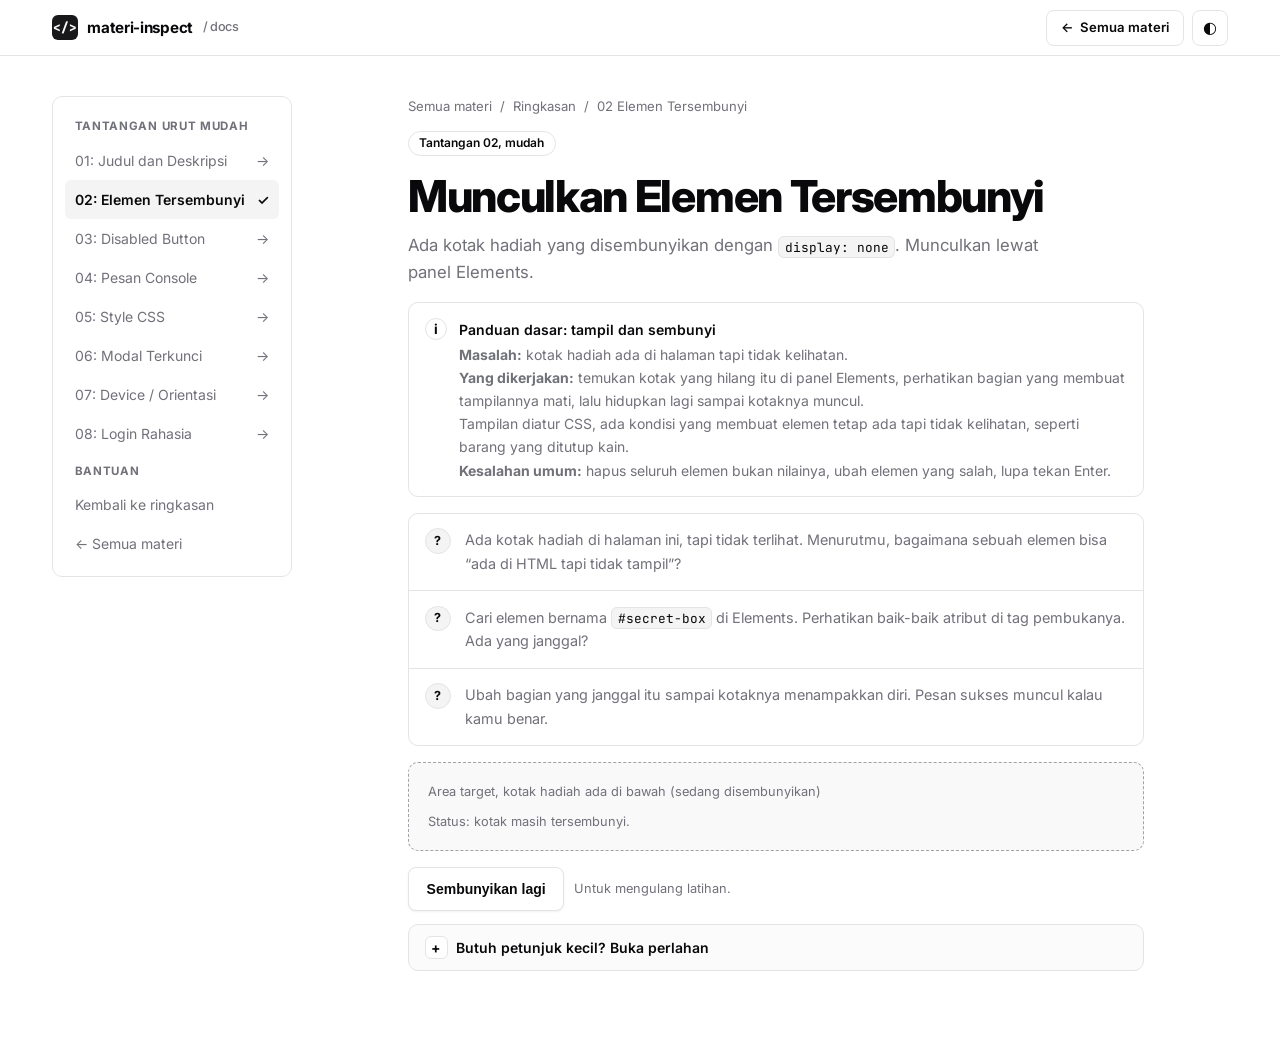
<file: materi_01/hidden.html>
<!DOCTYPE html>
<html lang="id">
<head>
  <meta charset="UTF-8">
  <meta name="viewport" content="width=device-width, initial-scale=1.0">
  <title>Materi Inspect Element</title>
  <meta name="description" content="Tantangan 02: munculkan #secret-box yang disembunyikan lewat Inspect Element.">
  <link rel="icon" href="data:image/svg+xml,<svg xmlns='http://www.w3.org/2000/svg' viewBox='0 0 100 100'><rect width='100' height='100' rx='20' fill='black'/><path d='M50 28L80 72H20Z' fill='white'/></svg>">
  <link rel="preconnect" href="https://fonts.googleapis.com">
  <link rel="preconnect" href="https://fonts.gstatic.com" crossorigin>
  <link href="https://fonts.googleapis.com/css2?family=Inter:wght@400;500;600;700;800&family=JetBrains+Mono:wght@400;500&display=swap" rel="stylesheet">
  <link rel="stylesheet" href="css/style.css">
  <script>(function(){try{var m=location.search.match(/[?&]theme=(dark|light)/);var t=m?m[1]:null;if(!t){try{t=localStorage.getItem("mi-theme")}catch(e){}if(t!=="dark"&&t!=="light"){try{var c=document.cookie.match(/(?:^|; )mi-theme=(dark|light)/);t=c?c[1]:null}catch(e){t=null}}}if(!t&&matchMedia("(prefers-color-scheme: dark)").matches){t="dark"}if(t==="dark"){document.documentElement.classList.add("dark")}else{document.documentElement.classList.remove("dark")}if(m){try{localStorage.setItem("mi-theme",m[1])}catch(e){}try{document.cookie="mi-theme="+m[1]+"; max-age=31536000; path=/"}catch(e){}}}catch(e){}})();</script>
</head>
<body>
  <a class="skip-link" href="#konten">Lewati ke konten</a>
  <header class="site-header">
    <div class="header-inner">
      <a class="brand" href="index.html"><span class="brand-mark">&lt;/&gt;</span> materi-inspect <small>/ docs</small></a>
      <div class="header-actions">
        <a class="header-back" href="../index.html"><span aria-hidden="true">←</span> Semua materi</a>
        <button class="icon-btn" id="theme-toggle" type="button" aria-label="Ganti tema terang atau gelap">◐</button>
      </div>
    </div>
  </header>
  <main id="konten">
    <div class="page">
      <div class="docs-layout">
        <aside class="docs-sidebar" aria-label="Daftar tantangan">
          <p class="group">Tantangan urut mudah</p>
          <a class="side-link" href="edit.html">01: Judul dan Deskripsi <span aria-hidden="true">→</span></a>
          <a class="side-link" href="hidden.html" aria-current="page">02: Elemen Tersembunyi <span aria-hidden="true">✓</span></a>
          <a class="side-link" href="disabled.html">03: Disabled Button <span aria-hidden="true">→</span></a>
          <a class="side-link" href="console.html">04: Pesan Console <span aria-hidden="true">→</span></a>
          <a class="side-link" href="style.html">05: Style CSS <span aria-hidden="true">→</span></a>
          <a class="side-link" href="modal.html">06: Modal Terkunci <span aria-hidden="true">→</span></a>
          <a class="side-link" href="device.html">07: Device / Orientasi <span aria-hidden="true">→</span></a>
          <a class="side-link" href="login.html">08: Login Rahasia <span aria-hidden="true">→</span></a>
          <p class="group">Bantuan</p>
          <a class="side-link" href="index.html">Kembali ke ringkasan</a>
          <a class="side-link" href="../index.html"><span>← Semua materi</span></a>
        </aside>
        <div class="docs-content prose-narrow">
          <nav class="breadcrumb" aria-label="Breadcrumb"><a href="../index.html">Semua materi</a><span aria-hidden="true">/</span><a href="index.html">Ringkasan</a><span aria-hidden="true">/</span><span>02 Elemen Tersembunyi</span></nav>
          <span class="badge badge-outline">Tantangan 02, mudah</span>
          <h1 class="page-title">Munculkan Elemen Tersembunyi</h1>
          <p class="lead">Ada kotak hadiah yang disembunyikan dengan <code>display: none</code>. Munculkan lewat panel Elements.</p>
          <div class="alert">
            <span class="alert-icon" aria-hidden="true">i</span>
            <div><h4>Panduan dasar: tampil dan sembunyi</h4><p><strong>Masalah:</strong> kotak hadiah ada di halaman tapi tidak kelihatan.<br><strong>Yang dikerjakan:</strong> temukan kotak yang hilang itu di panel Elements, perhatikan bagian yang membuat tampilannya mati, lalu hidupkan lagi sampai kotaknya muncul.<br>Tampilan diatur CSS, ada kondisi yang membuat elemen tetap ada tapi tidak kelihatan, seperti barang yang ditutup kain.<br><strong>Kesalahan umum:</strong> hapus seluruh elemen bukan nilainya, ubah elemen yang salah, lupa tekan Enter.</p></div>
          </div>
          <div id="hidden-success" class="success" role="status" aria-live="polite">Selamat! Kamu berhasil memunculkan elemen tersembunyi berisi kode HIDDEN-2026. Caranya: ubah display none menjadi block.</div>
          <div id="explain-hidden" class="alert alert-success" style="display:none">
            <span class="alert-icon" aria-hidden="true">✓</span>
            <div><h4>Pembahasan: display none dan block</h4><p><strong>Kode:</strong> <code>style="display: none"</code> artinya elemen tetap ada tapi tidak tampil. <code>block</code> artinya tampil sebagai kotak penuh. Analoginya seperti membuka kain penutup.<br><strong>Masalah:</strong> kotak <code>#secret-box</code> tidak kelihatan.<br><strong>Solusi:</strong> cari <code>#secret-box</code>, ubah <code>none</code> jadi <code>block</code>, tekan Enter.<br><strong>Kenapa penting:</strong> menu dan banner sering disembunyikan dulu sebelum waktunya tampil.<br><strong>Coba lagi:</strong> tekan Sembunyikan lagi, lalu tampilkan tanpa melihat pembahasan.</p></div>
          </div>
          <div class="steps" aria-label="Langkah pengerjaan">
            <ol>
              <li><span class="step-num">?</span><p>Ada kotak hadiah di halaman ini, tapi tidak terlihat. Menurutmu, bagaimana sebuah elemen bisa “ada di HTML tapi tidak tampil”?</p></li>
              <li><span class="step-num">?</span><p>Cari elemen bernama <code>#secret-box</code> di Elements. Perhatikan baik-baik atribut di tag pembukanya. Ada yang janggal?</p></li>
              <li><span class="step-num">?</span><p>Ubah bagian yang janggal itu sampai kotaknya menampakkan diri. Pesan sukses muncul kalau kamu benar.</p></li>
            </ol>
          </div>
          <div class="target-box">
            <p class="caption">Area target, kotak hadiah ada di bawah (sedang disembunyikan)</p>
            <div id="secret-box" style="display: none; border: 1px solid hsl(var(--border)); border-radius: 8px; padding: 1rem; background: hsl(var(--background));">
              <p style="font-weight:700">Kotak hadiah muncul!</p>
              <p class="caption">Kode hadiah: <code>HIDDEN-2026</code></p>
            </div>
            <p class="caption" id="hidden-hint" aria-live="polite" style="margin-top:.6rem">Status: kotak masih tersembunyi.</p>
          </div>
          <div class="tip-row">
            <button class="btn btn-secondary" id="hide-again" type="button">Sembunyikan lagi</button>
            <p class="caption">Untuk mengulang latihan.</p>
          </div>
          <details class="hint-details">
            <summary>Butuh petunjuk kecil? Buka perlahan</summary>
            <div class="hint-body">
              <p><span class="hint-level">Petunjuk 1, arah</span><br>Lihat nilai <code>display</code> pada gaya elemen itu. Nilai apa yang membuat elemen hilang total dari layar?</p>
              <p><span class="hint-level">Petunjuk 2, cara</span><br>Ganti nilainya menjadi <code>block</code> lalu tekan Enter.</p>
            </div>
          </details>
        </div>
      </div>
    </div>
  </main>
  <script src="js/theme.js"></script>
  <script src="js/hidden.js"></script>
</body>
</html>
</file>
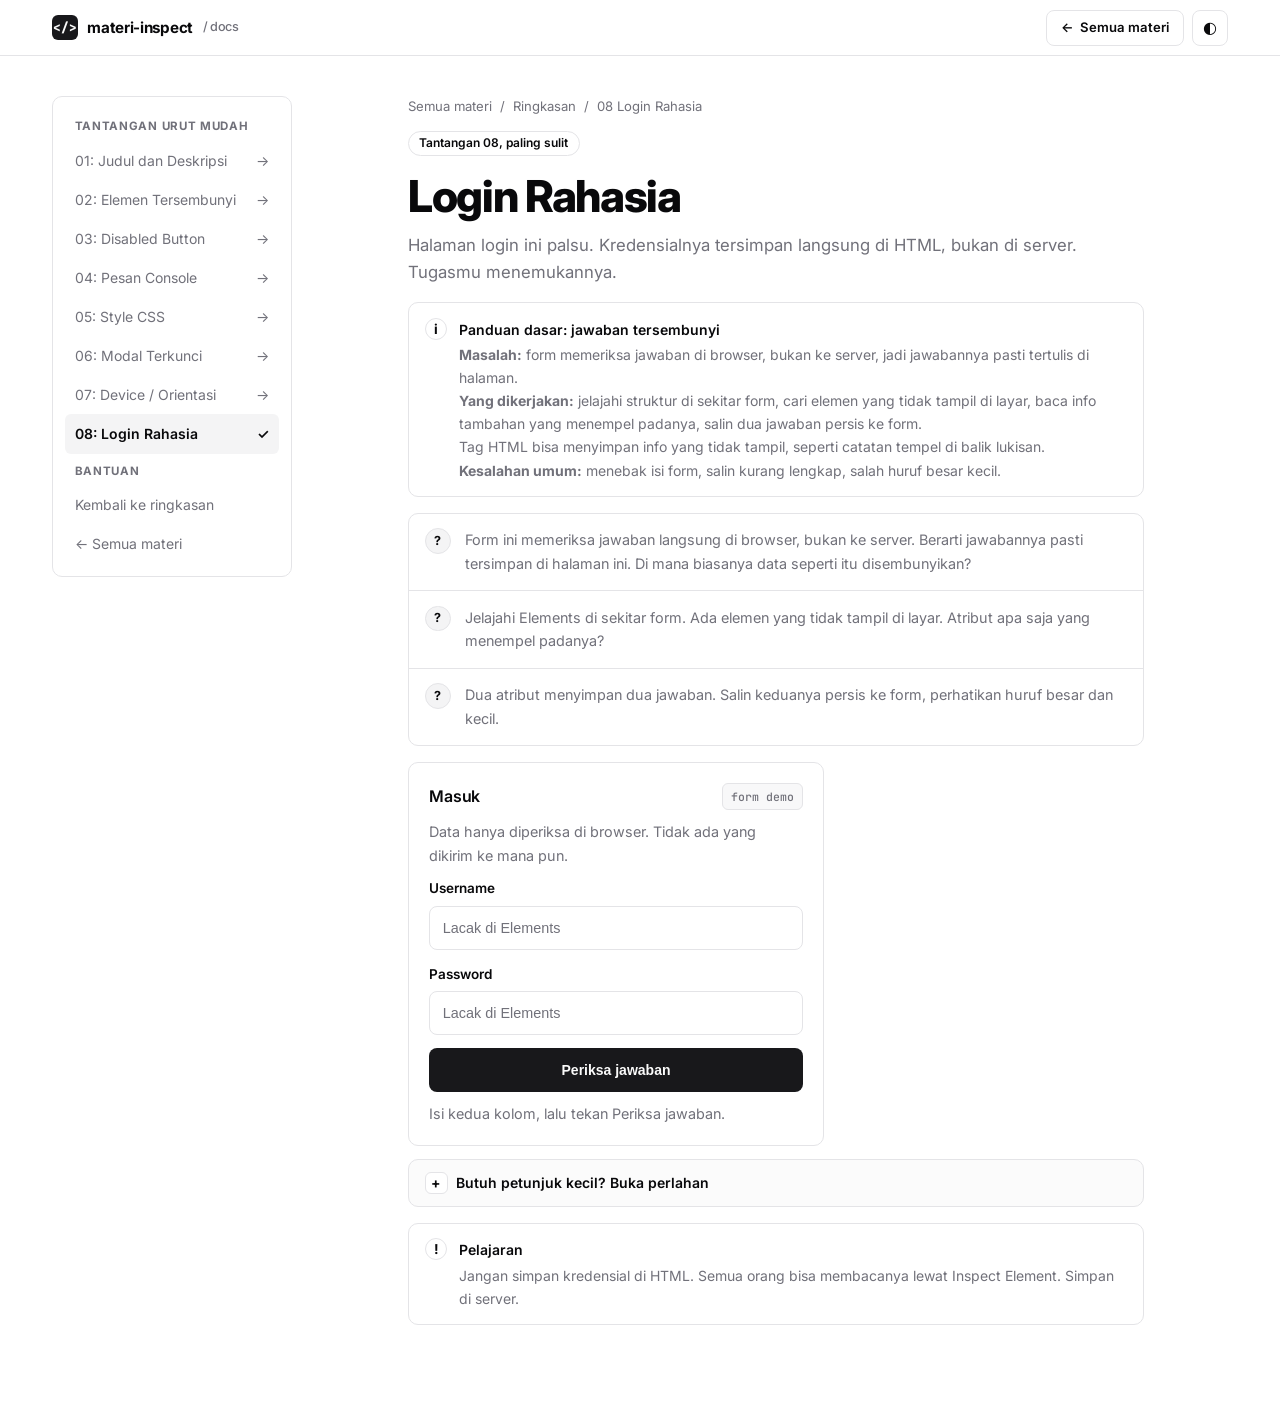
<file: materi_01/login.html>
<!DOCTYPE html>
<html lang="id">
<head>
  <meta charset="UTF-8">
  <meta name="viewport" content="width=device-width, initial-scale=1.0">
  <title>Materi Inspect Element</title>
  <meta name="description" content="Tantangan 08: temukan kredensial di class hidden-data lalu isi form.">
  <link rel="icon" href="data:image/svg+xml,<svg xmlns='http://www.w3.org/2000/svg' viewBox='0 0 100 100'><rect width='100' height='100' rx='20' fill='black'/><path d='M50 28L80 72H20Z' fill='white'/></svg>">
  <link rel="preconnect" href="https://fonts.googleapis.com">
  <link rel="preconnect" href="https://fonts.gstatic.com" crossorigin>
  <link href="https://fonts.googleapis.com/css2?family=Inter:wght@400;500;600;700;800&family=JetBrains+Mono:wght@400;500&display=swap" rel="stylesheet">
  <link rel="stylesheet" href="css/style.css">
  <script>(function(){try{var m=location.search.match(/[?&]theme=(dark|light)/);var t=m?m[1]:null;if(!t){try{t=localStorage.getItem("mi-theme")}catch(e){}if(t!=="dark"&&t!=="light"){try{var c=document.cookie.match(/(?:^|; )mi-theme=(dark|light)/);t=c?c[1]:null}catch(e){t=null}}}if(!t&&matchMedia("(prefers-color-scheme: dark)").matches){t="dark"}if(t==="dark"){document.documentElement.classList.add("dark")}else{document.documentElement.classList.remove("dark")}if(m){try{localStorage.setItem("mi-theme",m[1])}catch(e){}try{document.cookie="mi-theme="+m[1]+"; max-age=31536000; path=/"}catch(e){}}}catch(e){}})();</script>
</head>
<body>
  <a class="skip-link" href="#konten">Lewati ke konten</a>

  <header class="site-header">
    <div class="header-inner">
      <a class="brand" href="index.html"><span class="brand-mark">&lt;/&gt;</span> materi-inspect <small>/ docs</small></a>
      <div class="header-actions">
        <a class="header-back" href="../index.html"><span aria-hidden="true">←</span> Semua materi</a>
        <button class="icon-btn" id="theme-toggle" type="button" aria-label="Ganti tema terang atau gelap">◐</button>
      </div>
    </div>
  </header>

  <main id="konten">
    <div class="page">
      <div class="docs-layout">
        <aside class="docs-sidebar" aria-label="Daftar tantangan">
          <p class="group">Tantangan urut mudah</p>
          <a class="side-link" href="edit.html">01: Judul dan Deskripsi <span aria-hidden="true">→</span></a>
          <a class="side-link" href="hidden.html">02: Elemen Tersembunyi <span aria-hidden="true">→</span></a>
          <a class="side-link" href="disabled.html">03: Disabled Button <span aria-hidden="true">→</span></a>
          <a class="side-link" href="console.html">04: Pesan Console <span aria-hidden="true">→</span></a>
          <a class="side-link" href="style.html">05: Style CSS <span aria-hidden="true">→</span></a>
          <a class="side-link" href="modal.html">06: Modal Terkunci <span aria-hidden="true">→</span></a>
          <a class="side-link" href="device.html">07: Device / Orientasi <span aria-hidden="true">→</span></a>
          <a class="side-link" href="login.html" aria-current="page">08: Login Rahasia <span aria-hidden="true">✓</span></a>
          <p class="group">Bantuan</p>
          <a class="side-link" href="index.html">Kembali ke ringkasan</a>
          <a class="side-link" href="../index.html"><span>← Semua materi</span></a>
        </aside>

        <div class="docs-content prose-narrow">
          <nav class="breadcrumb" aria-label="Breadcrumb"><a href="../index.html">Semua materi</a><span aria-hidden="true">/</span><a href="index.html">Ringkasan</a><span aria-hidden="true">/</span><span>08 Login Rahasia</span></nav>
          <span class="badge badge-outline">Tantangan 08, paling sulit</span>
          <h1 class="page-title">Login Rahasia</h1>
          <p class="lead">Halaman login ini palsu. Kredensialnya tersimpan langsung di HTML, bukan di server. Tugasmu menemukannya.</p>

          <div class="alert">
            <span class="alert-icon" aria-hidden="true">i</span>
            <div><h4>Panduan dasar: jawaban tersembunyi</h4><p><strong>Masalah:</strong> form memeriksa jawaban di browser, bukan ke server, jadi jawabannya pasti tertulis di halaman.<br><strong>Yang dikerjakan:</strong> jelajahi struktur di sekitar form, cari elemen yang tidak tampil di layar, baca info tambahan yang menempel padanya, salin dua jawaban persis ke form.<br>Tag HTML bisa menyimpan info yang tidak tampil, seperti catatan tempel di balik lukisan.<br><strong>Kesalahan umum:</strong> menebak isi form, salin kurang lengkap, salah huruf besar kecil.</p></div>
          </div>

          <div id="login-success" class="success" role="status" aria-live="polite">Benar. Kamu menuntaskan tantangan 08 sekaligus seluruh seri. Kamu menemukan data tersembunyi dan paham bahaya kredensial di HTML.</div>
          <div id="explain-login" class="alert alert-success" style="display:none">
            <span class="alert-icon" aria-hidden="true">✓</span>
            <div><h4>Pembahasan: class hidden-data dan data-*</h4><p><strong>Kode:</strong> <code>class="hidden-data"</code> menandai elemen yang disembunyikan, <code>data-username</code> dan <code>data-password</code> menyimpan jawaban di tag. Analoginya seperti catatan tempel di balik lukisan.<br><strong>Masalah:</strong> jawaban tertulis di halaman.<br><strong>Solusi:</strong> cari <code>hidden-data</code> di Elements, baca dua nilai <code>data-*</code>, salin persis ke form.<br><strong>Kenapa penting:</strong> password asli tidak boleh tertulis di HTML karena semua orang bisa membaca.<br><strong>Coba lagi:</strong> isi form salah sekali, lihat pesan error, lalu isi benar tanpa hint.</p></div>
          </div>
          <div id="login-error" class="error" role="alert">Kurang tepat. Cari lagi di panel Elements.</div>

          <div class="steps" aria-label="Langkah pengerjaan">
            <ol>
              <li><span class="step-num">?</span><p>Form ini memeriksa jawaban langsung di browser, bukan ke server. Berarti jawabannya pasti tersimpan di halaman ini. Di mana biasanya data seperti itu disembunyikan?</p></li>
              <li><span class="step-num">?</span><p>Jelajahi Elements di sekitar form. Ada elemen yang tidak tampil di layar. Atribut apa saja yang menempel padanya?</p></li>
              <li><span class="step-num">?</span><p>Dua atribut menyimpan dua jawaban. Salin keduanya persis ke form, perhatikan huruf besar dan kecil.</p></li>
            </ol>
          </div>

          <div id="account-data" class="hidden-data account-data" data-username="admin" data-password="supersecret123">dXNlcm5hbWU6YWRtaW4KcGFzc3dvcmQ6c3VwZXJzZWNyZXQxMjMK</div>

          <section class="card form-card" aria-labelledby="form-title">
            <div class="card-top"><h2 id="form-title">Masuk</h2><span class="meta-pill">form demo</span></div>
            <p>Data hanya diperiksa di browser. Tidak ada yang dikirim ke mana pun.</p>
            <form id="login-form" novalidate>
              <div class="field">
                <label for="username">Username</label>
                <input type="text" id="username" placeholder="Lacak di Elements" autocomplete="off" required>
              </div>
              <div class="field">
                <label for="password">Password</label>
                <input type="password" id="password" placeholder="Lacak di Elements" autocomplete="off" required>
              </div>
              <button class="btn btn-primary" type="submit" style="width:100%">Periksa jawaban</button>
              <p class="caption" id="form-hint" aria-live="polite" style="margin-top:.6rem">Isi kedua kolom, lalu tekan Periksa jawaban.</p>
            </form>
          </section>
          <details class="hint-details">
            <summary>Butuh petunjuk kecil? Buka perlahan</summary>
            <div class="hint-body">
              <p><span class="hint-level">Petunjuk 1, arah</span><br>Cari elemen dengan <code>class="hidden-data"</code> memakai pencarian di Elements.</p>
              <p><span class="hint-level">Petunjuk 2, cara</span><br>Baca <code>data-username</code> dan <code>data-password</code>, salin ke form.</p>
            </div>
          </details>

          <div class="alert">
            <span class="alert-icon" aria-hidden="true">!</span>
            <div><h4>Pelajaran</h4><p>Jangan simpan kredensial di HTML. Semua orang bisa membacanya lewat Inspect Element. Simpan di server.</p></div>
          </div>
        </div>
      </div>
    </div>
  </main>


  <script src="js/theme.js"></script>
  <script src="js/login.js"></script>
</body>
</html>
</file>
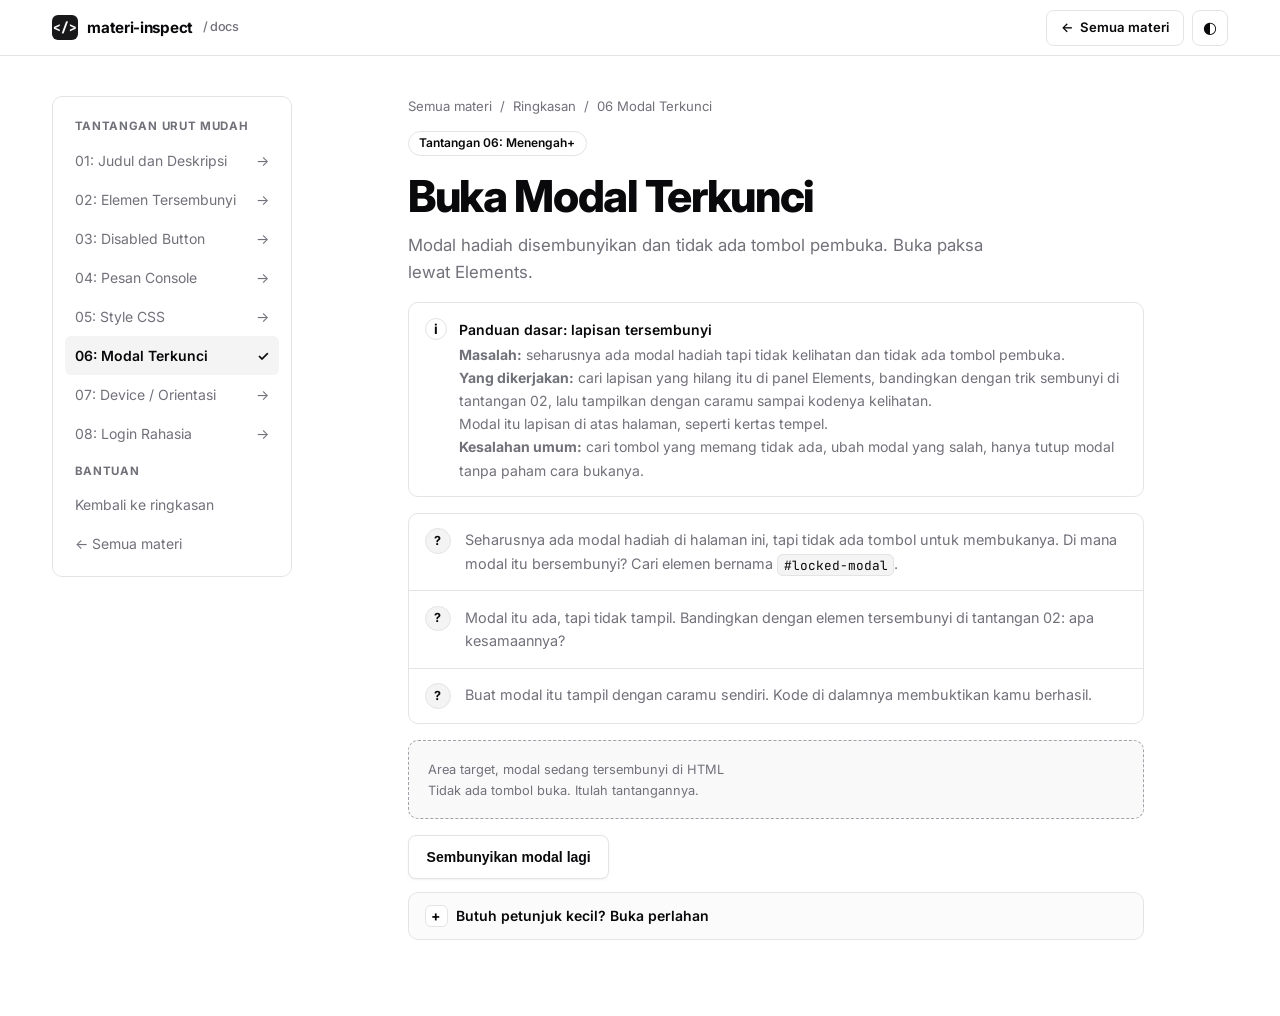
<file: materi_01/modal.html>
<!DOCTYPE html>
<html lang="id">
<head>
  <meta charset="UTF-8">
  <meta name="viewport" content="width=device-width, initial-scale=1.0">
  <title>Materi Inspect Element</title>
  <meta name="description" content="Tantangan 06: buka #locked-modal yang tersembunyi lewat Inspect Element.">
  <link rel="icon" href="data:image/svg+xml,<svg xmlns='http://www.w3.org/2000/svg' viewBox='0 0 100 100'><rect width='100' height='100' rx='20' fill='black'/><path d='M50 28L80 72H20Z' fill='white'/></svg>">
  <link rel="preconnect" href="https://fonts.googleapis.com">
  <link rel="preconnect" href="https://fonts.gstatic.com" crossorigin>
  <link href="https://fonts.googleapis.com/css2?family=Inter:wght@400;500;600;700;800&family=JetBrains+Mono:wght@400;500&display=swap" rel="stylesheet">
  <link rel="stylesheet" href="css/style.css">
  <script>(function(){try{var m=location.search.match(/[?&]theme=(dark|light)/);var t=m?m[1]:null;if(!t){try{t=localStorage.getItem("mi-theme")}catch(e){}if(t!=="dark"&&t!=="light"){try{var c=document.cookie.match(/(?:^|; )mi-theme=(dark|light)/);t=c?c[1]:null}catch(e){t=null}}}if(!t&&matchMedia("(prefers-color-scheme: dark)").matches){t="dark"}if(t==="dark"){document.documentElement.classList.add("dark")}else{document.documentElement.classList.remove("dark")}if(m){try{localStorage.setItem("mi-theme",m[1])}catch(e){}try{document.cookie="mi-theme="+m[1]+"; max-age=31536000; path=/"}catch(e){}}}catch(e){}})();</script>
</head>
<body>
  <a class="skip-link" href="#konten">Lewati ke konten</a>
  <header class="site-header">
    <div class="header-inner">
      <a class="brand" href="index.html"><span class="brand-mark">&lt;/&gt;</span> materi-inspect <small>/ docs</small></a>
      <div class="header-actions">
        <a class="header-back" href="../index.html"><span aria-hidden="true">←</span> Semua materi</a>
        <button class="icon-btn" id="theme-toggle" type="button" aria-label="Ganti tema terang atau gelap">◐</button>
      </div>
    </div>
  </header>
  <main id="konten">
    <div class="page">
      <div class="docs-layout">
        <aside class="docs-sidebar" aria-label="Daftar tantangan">
          <p class="group">Tantangan urut mudah</p>
          <a class="side-link" href="edit.html">01: Judul dan Deskripsi <span aria-hidden="true">→</span></a>
          <a class="side-link" href="hidden.html">02: Elemen Tersembunyi <span aria-hidden="true">→</span></a>
          <a class="side-link" href="disabled.html">03: Disabled Button <span aria-hidden="true">→</span></a>
          <a class="side-link" href="console.html">04: Pesan Console <span aria-hidden="true">→</span></a>
          <a class="side-link" href="style.html">05: Style CSS <span aria-hidden="true">→</span></a>
          <a class="side-link" href="modal.html" aria-current="page">06: Modal Terkunci <span aria-hidden="true">✓</span></a>
          <a class="side-link" href="device.html">07: Device / Orientasi <span aria-hidden="true">→</span></a>
          <a class="side-link" href="login.html">08: Login Rahasia <span aria-hidden="true">→</span></a>
          <p class="group">Bantuan</p>
          <a class="side-link" href="index.html">Kembali ke ringkasan</a>
          <a class="side-link" href="../index.html"><span>← Semua materi</span></a>
        </aside>
        <div class="docs-content prose-narrow">
          <nav class="breadcrumb" aria-label="Breadcrumb"><a href="../index.html">Semua materi</a><span aria-hidden="true">/</span><a href="index.html">Ringkasan</a><span aria-hidden="true">/</span><span>06 Modal Terkunci</span></nav>
          <span class="badge badge-outline">Tantangan 06: Menengah+</span>
          <h1 class="page-title">Buka Modal Terkunci</h1>
          <p class="lead">Modal hadiah disembunyikan dan tidak ada tombol pembuka. Buka paksa lewat Elements.</p>
          <div class="alert">
            <span class="alert-icon" aria-hidden="true">i</span>
            <div><h4>Panduan dasar: lapisan tersembunyi</h4><p><strong>Masalah:</strong> seharusnya ada modal hadiah tapi tidak kelihatan dan tidak ada tombol pembuka.<br><strong>Yang dikerjakan:</strong> cari lapisan yang hilang itu di panel Elements, bandingkan dengan trik sembunyi di tantangan 02, lalu tampilkan dengan caramu sampai kodenya kelihatan.<br>Modal itu lapisan di atas halaman, seperti kertas tempel.<br><strong>Kesalahan umum:</strong> cari tombol yang memang tidak ada, ubah modal yang salah, hanya tutup modal tanpa paham cara bukanya.</p></div>
          </div>
          <div id="modal-success" class="success" role="status" aria-live="polite">Luar biasa! Kamu membuka modal terkunci tanpa tombol, langsung dari HTML. Isinya: MODAL-TERBUKA-2026.</div>
          <div id="explain-modal" class="alert alert-success" style="display:none">
            <span class="alert-icon" aria-hidden="true">✓</span>
            <div><h4>Pembahasan: display pada modal</h4><p><strong>Kode:</strong> modal <code>#locked-modal</code> disembunyikan dengan <code>style="display: none"</code>. Analoginya seperti kertas tempel yang masih terlipat.<br><strong>Masalah:</strong> modal ada tapi tanpa tombol pembuka.<br><strong>Solusi:</strong> cari <code>#locked-modal</code>, hapus <code>style="display: none"</code> atau ubah <code>none</code> jadi <code>flex</code>.<br><strong>Kenapa penting:</strong> popup login dan iklan memakai pola lapisan yang sama.<br><strong>Coba lagi:</strong> tekan Sembunyikan modal lagi, lalu buka tanpa hint.</p></div>
          </div>
          <div class="steps" aria-label="Langkah pengerjaan">
            <ol>
              <li><span class="step-num">?</span><p>Seharusnya ada modal hadiah di halaman ini, tapi tidak ada tombol untuk membukanya. Di mana modal itu bersembunyi? Cari elemen bernama <code>#locked-modal</code>.</p></li>
              <li><span class="step-num">?</span><p>Modal itu ada, tapi tidak tampil. Bandingkan dengan elemen tersembunyi di tantangan 02: apa kesamaannya?</p></li>
              <li><span class="step-num">?</span><p>Buat modal itu tampil dengan caramu sendiri. Kode di dalamnya membuktikan kamu berhasil.</p></li>
            </ol>
          </div>
          <div class="target-box">
            <p class="caption">Area target, modal sedang tersembunyi di HTML</p>
            <p class="caption">Tidak ada tombol buka. Itulah tantangannya.</p>
          </div>
          <div class="tip-row">
            <button class="btn btn-secondary" id="modal-reset" type="button">Sembunyikan modal lagi</button>
          </div>
          <details class="hint-details">
            <summary>Butuh petunjuk kecil? Buka perlahan</summary>
            <div class="hint-body">
              <p><span class="hint-level">Petunjuk 1, arah</span><br>Modal memakai trik yang sama seperti tantangan 02: gaya <code>display</code>.</p>
              <p><span class="hint-level">Petunjuk 2, cara</span><br>Hapus <code>style="display: none"</code> atau ubah nilainya menjadi <code>flex</code>.</p>
            </div>
          </details>
        </div>
      </div>
    </div>
  </main>
  <div id="locked-modal" class="modal-overlay" style="display: none;" role="dialog" aria-modal="true" aria-label="Modal hadiah">
    <div class="modal-card">
      <h2>Modal Hadiah Terbuka!</h2>
      <p>Kode di dalam modal: <code>MODAL-TERBUKA-2026</code></p>
      <p class="caption">Kamu membukanya tanpa tombol. Tutup lalu sembunyikan lagi untuk mengulang.</p>
      <button class="btn btn-primary" id="modal-close" type="button" style="width:100%">Tutup modal</button>
    </div>
  </div>
  <script src="js/theme.js"></script>
  <script src="js/modal.js"></script>
</body>
</html>
</file>
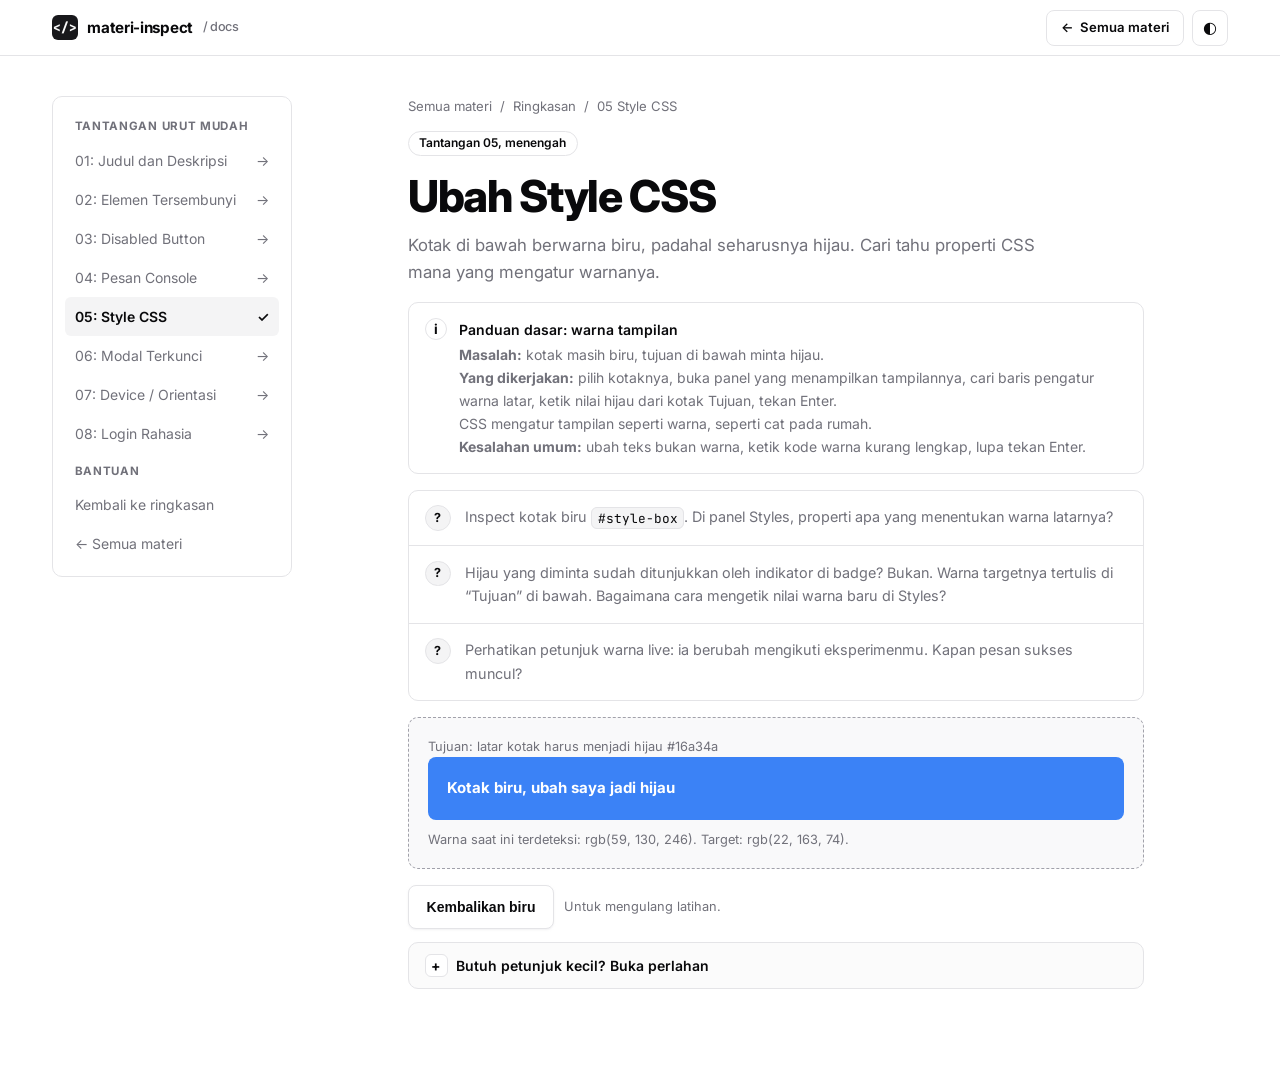
<file: materi_01/style.html>
<!DOCTYPE html>
<html lang="id">
<head>
  <meta charset="UTF-8">
  <meta name="viewport" content="width=device-width, initial-scale=1.0">
  <title>Materi Inspect Element</title>
  <meta name="description" content="Tantangan 05: ubah warna #style-box lewat panel Styles.">
  <link rel="icon" href="data:image/svg+xml,<svg xmlns='http://www.w3.org/2000/svg' viewBox='0 0 100 100'><rect width='100' height='100' rx='20' fill='black'/><path d='M50 28L80 72H20Z' fill='white'/></svg>">
  <link rel="preconnect" href="https://fonts.googleapis.com">
  <link rel="preconnect" href="https://fonts.gstatic.com" crossorigin>
  <link href="https://fonts.googleapis.com/css2?family=Inter:wght@400;500;600;700;800&family=JetBrains+Mono:wght@400;500&display=swap" rel="stylesheet">
  <link rel="stylesheet" href="css/style.css">
  <script>(function(){try{var m=location.search.match(/[?&]theme=(dark|light)/);var t=m?m[1]:null;if(!t){try{t=localStorage.getItem("mi-theme")}catch(e){}if(t!=="dark"&&t!=="light"){try{var c=document.cookie.match(/(?:^|; )mi-theme=(dark|light)/);t=c?c[1]:null}catch(e){t=null}}}if(!t&&matchMedia("(prefers-color-scheme: dark)").matches){t="dark"}if(t==="dark"){document.documentElement.classList.add("dark")}else{document.documentElement.classList.remove("dark")}if(m){try{localStorage.setItem("mi-theme",m[1])}catch(e){}try{document.cookie="mi-theme="+m[1]+"; max-age=31536000; path=/"}catch(e){}}}catch(e){}})();</script>
</head>
<body>
  <a class="skip-link" href="#konten">Lewati ke konten</a>
  <header class="site-header">
    <div class="header-inner">
      <a class="brand" href="index.html"><span class="brand-mark">&lt;/&gt;</span> materi-inspect <small>/ docs</small></a>
      <div class="header-actions">
        <a class="header-back" href="../index.html"><span aria-hidden="true">←</span> Semua materi</a>
        <button class="icon-btn" id="theme-toggle" type="button" aria-label="Ganti tema terang atau gelap">◐</button>
      </div>
    </div>
  </header>
  <main id="konten">
    <div class="page">
      <div class="docs-layout">
        <aside class="docs-sidebar" aria-label="Daftar tantangan">
          <p class="group">Tantangan urut mudah</p>
          <a class="side-link" href="edit.html">01: Judul dan Deskripsi <span aria-hidden="true">→</span></a>
          <a class="side-link" href="hidden.html">02: Elemen Tersembunyi <span aria-hidden="true">→</span></a>
          <a class="side-link" href="disabled.html">03: Disabled Button <span aria-hidden="true">→</span></a>
          <a class="side-link" href="console.html">04: Pesan Console <span aria-hidden="true">→</span></a>
          <a class="side-link" href="style.html" aria-current="page">05: Style CSS <span aria-hidden="true">✓</span></a>
          <a class="side-link" href="modal.html">06: Modal Terkunci <span aria-hidden="true">→</span></a>
          <a class="side-link" href="device.html">07: Device / Orientasi <span aria-hidden="true">→</span></a>
          <a class="side-link" href="login.html">08: Login Rahasia <span aria-hidden="true">→</span></a>
          <p class="group">Bantuan</p>
          <a class="side-link" href="index.html">Kembali ke ringkasan</a>
          <a class="side-link" href="../index.html"><span>← Semua materi</span></a>
        </aside>
        <div class="docs-content prose-narrow">
          <nav class="breadcrumb" aria-label="Breadcrumb"><a href="../index.html">Semua materi</a><span aria-hidden="true">/</span><a href="index.html">Ringkasan</a><span aria-hidden="true">/</span><span>05 Style CSS</span></nav>
          <span class="badge badge-outline">Tantangan 05, menengah</span>
          <h1 class="page-title">Ubah Style CSS</h1>
          <p class="lead">Kotak di bawah berwarna biru, padahal seharusnya hijau. Cari tahu properti CSS mana yang mengatur warnanya.</p>
          <div class="alert">
            <span class="alert-icon" aria-hidden="true">i</span>
            <div><h4>Panduan dasar: warna tampilan</h4><p><strong>Masalah:</strong> kotak masih biru, tujuan di bawah minta hijau.<br><strong>Yang dikerjakan:</strong> pilih kotaknya, buka panel yang menampilkan tampilannya, cari baris pengatur warna latar, ketik nilai hijau dari kotak Tujuan, tekan Enter.<br>CSS mengatur tampilan seperti warna, seperti cat pada rumah.<br><strong>Kesalahan umum:</strong> ubah teks bukan warna, ketik kode warna kurang lengkap, lupa tekan Enter.</p></div>
          </div>
          <div id="style-success" class="success" role="status" aria-live="polite">Warna berhasil diubah ke hijau! Kamu paham cara mengutak-atik CSS lewat panel Styles tanpa menyentuh file.</div>
          <div id="explain-style" class="alert alert-success" style="display:none">
            <span class="alert-icon" aria-hidden="true">✓</span>
            <div><h4>Pembahasan: background-color</h4><p><strong>Kode:</strong> <code>background-color</code> mengatur cat latar elemen. Analoginya seperti mengganti cat tembok satu ruangan.<br><strong>Masalah:</strong> kotak <code>#style-box</code> masih biru <code>#3b82f6</code>, tujuan minta hijau <code>#16a34a</code>.<br><strong>Solusi:</strong> pilih <code>#style-box</code>, klik nilai <code>background-color</code> di panel Styles, ketik <code>#16a34a</code>, tekan Enter.<br><strong>Kenapa penting:</strong> warna situs diatur terpusat lewat CSS jadi mudah diganti serentak.<br><strong>Coba lagi:</strong> tekan Kembalikan biru, lalu ubah ke hijau tanpa hint.</p></div>
          </div>
          <div class="steps" aria-label="Langkah pengerjaan">
            <ol>
              <li><span class="step-num">?</span><p>Inspect kotak biru <code>#style-box</code>. Di panel Styles, properti apa yang menentukan warna latarnya?</p></li>
              <li><span class="step-num">?</span><p>Hijau yang diminta sudah ditunjukkan oleh indikator di badge? Bukan. Warna targetnya tertulis di “Tujuan” di bawah. Bagaimana cara mengetik nilai warna baru di Styles?</p></li>
              <li><span class="step-num">?</span><p>Perhatikan petunjuk warna live: ia berubah mengikuti eksperimenmu. Kapan pesan sukses muncul?</p></li>
            </ol>
          </div>
          <div class="target-box">
            <p class="caption">Tujuan: latar kotak harus menjadi hijau #16a34a</p>
            <div id="style-box" style="background-color: #3b82f6; color: #fff; border-radius: 8px; padding: 1.2rem; font-weight: 700;">Kotak biru, ubah saya jadi hijau</div>
            <p class="caption" id="style-hint" aria-live="polite" style="margin-top:.6rem">Warna saat ini terdeteksi: memeriksa...</p>
          </div>
          <div class="tip-row">
            <button class="btn btn-secondary" id="style-reset" type="button">Kembalikan biru</button>
            <p class="caption">Untuk mengulang latihan.</p>
          </div>
          <details class="hint-details">
            <summary>Butuh petunjuk kecil? Buka perlahan</summary>
            <div class="hint-body">
              <p><span class="hint-level">Petunjuk 1, arah</span><br>Propertinya <code>background-color</code>. Klik nilainya di panel Styles.</p>
              <p><span class="hint-level">Petunjuk 2, cara</span><br>Ketik <code>#16a34a</code> lalu tekan Enter.</p>
            </div>
          </details>
        </div>
      </div>
    </div>
  </main>
  <script src="js/theme.js"></script>
  <script src="js/style.js"></script>
</body>
</html>
</file>
<file: materi_01/css/style.css>
:root {
  --background: 0 0% 100%;
  --foreground: 240 10% 3.9%;
  --card: 0 0% 100%;
  --card-foreground: 240 10% 3.9%;
  --popover: 0 0% 100%;
  --popover-foreground: 240 10% 3.9%;
  --primary: 240 5.9% 10%;
  --primary-foreground: 0 0% 98%;
  --secondary: 240 4.8% 95.9%;
  --secondary-foreground: 240 5.9% 10%;
  --muted: 240 4.8% 95.9%;
  --muted-foreground: 240 3.8% 46.1%;
  --accent: 240 4.8% 95.9%;
  --accent-foreground: 240 5.9% 10%;
  --destructive: 0 84.2% 60.2%;
  --destructive-foreground: 0 0% 98%;
  --success: 142 71% 29%;
  --success-bg: 142 76% 94%;
  --border: 240 5.9% 90%;
  --input: 240 5.9% 90%;
  --ring: 240 5% 64.9%;
  --radius: 0.625rem;
  --header-h: 3.5rem;
  --container: 76rem;
  --content: 46rem;
}

.dark {
  --background: 240 10% 3.9%;
  --foreground: 0 0% 98%;
  --card: 240 10% 3.9%;
  --card-foreground: 0 0% 98%;
  --popover: 240 10% 3.9%;
  --popover-foreground: 0 0% 98%;
  --primary: 0 0% 98%;
  --primary-foreground: 240 5.9% 10%;
  --secondary: 240 3.7% 15.9%;
  --secondary-foreground: 0 0% 98%;
  --muted: 240 3.7% 15.9%;
  --muted-foreground: 240 5% 64.9%;
  --accent: 240 3.7% 15.9%;
  --accent-foreground: 0 0% 98%;
  --destructive: 0 62.8% 50.6%;
  --destructive-foreground: 0 0% 98%;
  --success: 142 69% 58%;
  --success-bg: 142 71% 12%;
  --border: 240 3.7% 15.9%;
  --input: 240 3.7% 15.9%;
  --ring: 240 4.9% 83.9%;
}

* { box-sizing: border-box; margin: 0; padding: 0; }

html { scroll-behavior: smooth; }

body {
  font-family: "Inter", ui-sans-serif, system-ui, -apple-system, "Segoe UI", sans-serif;
  background: hsl(var(--background));
  color: hsl(var(--foreground));
  font-size: 0.9375rem;
  line-height: 1.65;
  min-height: 100dvh;
  display: flex;
  flex-direction: column;
  -webkit-font-smoothing: antialiased;
}

:focus-visible {
  outline: 2px solid hsl(var(--foreground));
  outline-offset: 2px;
  border-radius: 4px;
}

.skip-link {
  position: absolute;
  left: -9999px;
  top: 0;
  background: hsl(var(--primary));
  color: hsl(var(--primary-foreground));
  padding: 0.6rem 1rem;
  border-radius: 0 0 8px 0;
  z-index: 100;
}
.skip-link:focus { left: 0; }

.site-header {
  position: sticky;
  top: 0;
  z-index: 50;
  height: var(--header-h);
  border-bottom: 1px solid hsl(var(--border));
  background: hsl(var(--background) / 0.85);
  backdrop-filter: blur(12px);
}
.header-inner {
  max-width: var(--container);
  margin: 0 auto;
  height: 100%;
  padding: 0 1.25rem;
  display: flex;
  align-items: center;
  gap: 1rem;
}
.brand {
  display: flex;
  align-items: center;
  gap: 0.6rem;
  text-decoration: none;
  color: hsl(var(--foreground));
  font-weight: 700;
  letter-spacing: -0.02em;
  font-size: 0.95rem;
  white-space: nowrap;
}
.brand-mark {
  width: 1.6rem;
  height: 1.6rem;
  border-radius: 6px;
  background: hsl(var(--primary));
  color: hsl(var(--primary-foreground));
  display: inline-flex;
  align-items: center;
  justify-content: center;
  font-size: 0.8rem;
  font-weight: 800;
  font-family: ui-monospace, "JetBrains Mono", monospace;
}
.brand small {
  font-weight: 500;
  color: hsl(var(--muted-foreground));
}
.header-actions {
  margin-left: auto;
  display: flex;
  align-items: center;
  gap: 0.5rem;
}

.icon-btn {
  width: 2.25rem;
  height: 2.25rem;
  display: inline-flex;
  align-items: center;
  justify-content: center;
  border: 1px solid hsl(var(--border));
  background: hsl(var(--background));
  color: hsl(var(--foreground));
  border-radius: 8px;
  cursor: pointer;
  font-size: 1rem;
}
.icon-btn:hover { background: hsl(var(--accent)); }

.header-back {
  display: inline-flex;
  align-items: center;
  gap: 0.4rem;
  min-height: 2.25rem;
  padding: 0 0.85rem;
  border-radius: calc(var(--radius) - 2px);
  border: 1px solid hsl(var(--border));
  background: hsl(var(--background));
  color: hsl(var(--foreground));
  font-size: 0.82rem;
  font-weight: 600;
  text-decoration: none;
  white-space: nowrap;
  flex-shrink: 0;
}
.header-back:hover { background: hsl(var(--accent)); }
@media (max-width: 560px) {
  .brand small { display: none; }
  .header-back { padding: 0 0.65rem; }
}

main { flex: 1; width: 100%; }
.page {
  max-width: var(--container);
  margin: 0 auto;
  padding: 2.5rem 1.25rem 4rem;
}
.prose-narrow { max-width: var(--content); margin: 0 auto; }

.hero {
  max-width: var(--content);
  margin: 1.5rem auto 2.5rem;
  text-align: left;
}
.hero-grid {
  display: grid;
  grid-template-columns: 1.15fr 0.85fr;
  gap: 2rem;
  align-items: start;
  max-width: var(--container);
  margin: 1rem auto 2.5rem;
}
@media (max-width: 900px) { .hero-grid { grid-template-columns: 1fr; } }

.badge {
  display: inline-flex;
  align-items: center;
  gap: 0.4rem;
  font-size: 0.75rem;
  font-weight: 600;
  line-height: 1;
  padding: 0.35rem 0.65rem;
  border-radius: 999px;
  border: 1px solid hsl(var(--border));
  background: hsl(var(--muted) / 0.6);
  color: hsl(var(--foreground));
}
.badge .dot {
  width: 0.45rem;
  height: 0.45rem;
  border-radius: 999px;
  background: #16a34a;
}
.badge-outline { background: transparent; }
.badge-secondary { background: hsl(var(--secondary)); color: hsl(var(--secondary-foreground)); }

h1.page-title {
  font-size: clamp(1.9rem, 4vw, 2.75rem);
  line-height: 1.1;
  letter-spacing: -0.03em;
  font-weight: 800;
  text-wrap: balance;
  margin: 1rem 0 0.75rem;
}
.lead {
  color: hsl(var(--muted-foreground));
  font-size: 1.05rem;
  line-height: 1.6;
  text-wrap: pretty;
  max-width: 42rem;
}
.hero-actions { display: flex; flex-wrap: wrap; gap: 0.6rem; margin-top: 1.4rem; }

.btn {
  display: inline-flex;
  align-items: center;
  justify-content: center;
  gap: 0.5rem;
  min-height: 2.75rem;
  padding: 0 1.1rem;
  border-radius: calc(var(--radius) - 2px);
  font-size: 0.875rem;
  font-weight: 600;
  text-decoration: none;
  border: 1px solid transparent;
  cursor: pointer;
  transition: background 150ms, border-color 150ms, transform 100ms;
  white-space: nowrap;
}
.btn:active { transform: translateY(1px); }
.btn-primary { background: hsl(var(--primary)); color: hsl(var(--primary-foreground)); }
.btn-primary:hover { opacity: 0.9; }
.btn-secondary {
  background: hsl(var(--background));
  color: hsl(var(--foreground));
  border-color: hsl(var(--border));
  box-shadow: 0 1px 2px hsl(var(--border) / 0.5);
}
.btn-secondary:hover { background: hsl(var(--accent)); }
.btn-ghost { background: transparent; color: hsl(var(--foreground)); }
.btn-ghost:hover { background: hsl(var(--accent)); }

.grid-2 {
  display: grid;
  grid-template-columns: 1fr 1fr;
  gap: 1rem;
  max-width: var(--container);
  margin: 0 auto;
}
@media (max-width: 760px) { .grid-2 { grid-template-columns: 1fr; } }
.card {
  background: hsl(var(--card));
  color: hsl(var(--card-foreground));
  border: 1px solid hsl(var(--border));
  border-radius: var(--radius);
  padding: 1.25rem;
  display: flex;
  flex-direction: column;
  gap: 0.6rem;
}
.card:hover { border-color: hsl(var(--ring)); }
.grid-2 .card { transition: border-color 150ms, box-shadow 150ms; }
.grid-2 .card:hover {
  border-color: hsl(var(--foreground));
  box-shadow: 0 0 0 1px hsl(var(--foreground));
}
.card-top {
  display: flex;
  align-items: center;
  justify-content: space-between;
  gap: 0.6rem;
}
.card h2, .card h3 {
  font-size: 1rem;
  font-weight: 600;
  letter-spacing: -0.01em;
}
.card p { color: hsl(var(--muted-foreground)); font-size: 0.9rem; }
.card-meta {
  display: flex;
  flex-wrap: wrap;
  gap: 0.4rem;
  margin: 0.2rem 0;
}
.meta-pill {
  font-size: 0.72rem;
  font-weight: 500;
  border: 1px solid hsl(var(--border));
  background: hsl(var(--muted) / 0.6);
  color: hsl(var(--muted-foreground));
  border-radius: 6px;
  padding: 0.2rem 0.5rem;
  font-family: ui-monospace, "JetBrains Mono", monospace;
}
.card-footer {
  margin-top: auto;
  padding-top: 0.8rem;
  display: flex;
  align-items: center;
  justify-content: space-between;
  gap: 0.75rem;
  border-top: 1px solid hsl(var(--border));
}
.card-link {
  display: inline-flex;
  align-items: center;
  justify-content: center;
  gap: 0.4rem;
  font-size: 0.825rem;
  font-weight: 600;
  line-height: 1;
  padding: 0.6rem 0.95rem;
  border-radius: calc(var(--radius) - 2px);
  border: 1px solid transparent;
  background: hsl(var(--primary));
  color: hsl(var(--primary-foreground));
  text-decoration: none;
  white-space: nowrap;
  transition: opacity 150ms, transform 100ms;
}
.card-link:hover { opacity: 0.9; text-decoration: none; }
.card-link:active { transform: translateY(1px); }

.docs-layout {
  display: grid;
  grid-template-columns: 15rem 1fr;
  gap: 2rem;
  max-width: var(--container);
  margin: 0 auto;
  align-items: start;
}
@media (max-width: 900px) { .docs-layout { grid-template-columns: 1fr; } }
.docs-sidebar {
  position: sticky;
  top: calc(var(--header-h) + 1.5rem);
  border: 1px solid hsl(var(--border));
  border-radius: var(--radius);
  padding: 0.75rem;
  background: hsl(var(--card));
}
@media (max-width: 900px) { .docs-sidebar { position: static; } }
.docs-sidebar p.group {
  font-size: 0.72rem;
  font-weight: 700;
  text-transform: uppercase;
  letter-spacing: 0.06em;
  color: hsl(var(--muted-foreground));
  padding: 0.5rem 0.6rem 0.3rem;
}
.side-link {
  display: flex;
  align-items: center;
  justify-content: space-between;
  gap: 0.5rem;
  padding: 0.5rem 0.6rem;
  border-radius: 6px;
  font-size: 0.875rem;
  color: hsl(var(--muted-foreground));
  text-decoration: none;
}
.side-link:hover { background: hsl(var(--accent)); color: hsl(var(--foreground)); }
.side-link[aria-current="page"] {
  background: hsl(var(--accent));
  color: hsl(var(--foreground));
  font-weight: 600;
}
.docs-content { min-width: 0; }
.breadcrumb {
  display: flex;
  align-items: center;
  gap: 0.5rem;
  font-size: 0.82rem;
  color: hsl(var(--muted-foreground));
  margin-bottom: 0.8rem;
}
.breadcrumb a { color: hsl(var(--muted-foreground)); text-decoration: none; }
.breadcrumb a:hover { color: hsl(var(--foreground)); text-decoration: underline; }

.alert {
  display: flex;
  gap: 0.75rem;
  border: 1px solid hsl(var(--border));
  border-radius: var(--radius);
  padding: 0.9rem 1rem;
  margin: 1rem 0;
  background: hsl(var(--card));
  font-size: 0.875rem;
}
.alert-icon {
  flex-shrink: 0;
  width: 1.4rem;
  height: 1.4rem;
  border-radius: 999px;
  display: inline-flex;
  align-items: center;
  justify-content: center;
  font-size: 0.85rem;
  font-weight: 700;
  border: 1px solid hsl(var(--border));
}
.alert h4 { font-size: 0.875rem; font-weight: 600; margin-bottom: 0.15rem; }
.alert p { color: hsl(var(--muted-foreground)); }
.alert-success { border-color: hsl(var(--success) / 0.35); background: hsl(var(--success-bg)); }
.alert-success .alert-icon { background: hsl(var(--success)); border-color: hsl(var(--success)); color: #fff; }
.alert-success p, .alert-success h4 { color: hsl(var(--success)); }
.dark .alert-success p { color: hsl(var(--foreground)); }
.dark .alert-success h4 { color: hsl(var(--success)); }
.alert-destructive { border-color: hsl(var(--destructive) / 0.35); }
.alert-destructive .alert-icon { background: hsl(var(--destructive)); border-color: hsl(var(--destructive)); color: #fff; }
.alert-destructive h4 { color: hsl(var(--destructive)); }

.success, .error {
  display: none;
  border-radius: var(--radius);
  padding: 0.85rem 1rem;
  margin: 1rem 0;
  font-size: 0.875rem;
  border: 1px solid hsl(var(--border));
}
.success { border-color: hsl(var(--success) / 0.4); background: hsl(var(--success-bg)); color: hsl(var(--success)); font-weight: 600; }
.dark .success { color: hsl(var(--success)); }
.error { border-color: hsl(var(--destructive) / 0.4); background: hsl(var(--destructive) / 0.06); color: hsl(var(--destructive)); font-weight: 600; }

.steps {
  border: 1px solid hsl(var(--border));
  border-radius: var(--radius);
  background: hsl(var(--card));
  overflow: hidden;
  margin: 1rem 0;
}
.steps ol { list-style: none; }
.steps li {
  display: flex;
  gap: 0.9rem;
  padding: 0.9rem 1rem;
  border-top: 1px solid hsl(var(--border));
  font-size: 0.9rem;
}
.steps li:first-child { border-top: 0; }
.step-num {
  flex-shrink: 0;
  width: 1.6rem;
  height: 1.6rem;
  border-radius: 999px;
  border: 1px solid hsl(var(--border));
  background: hsl(var(--muted));
  color: hsl(var(--foreground));
  font-size: 0.78rem;
  font-weight: 700;
  display: inline-flex;
  align-items: center;
  justify-content: center;
}
.steps p { color: hsl(var(--muted-foreground)); }
.steps strong { color: hsl(var(--foreground)); }

.target-box {
  border: 1px dashed hsl(var(--ring));
  border-radius: var(--radius);
  background: hsl(var(--muted) / 0.5);
  padding: 1.1rem 1.2rem;
  margin: 1rem 0;
}
.target-box h2 {
  letter-spacing: -0.02em;
  font-size: 1.35rem;
}
.target-box p { color: hsl(var(--muted-foreground)); }

kbd {
  font-family: ui-monospace, "JetBrains Mono", "SF Mono", monospace;
  font-size: 0.75rem;
  background: hsl(var(--muted));
  border: 1px solid hsl(var(--border));
  border-bottom-width: 2px;
  border-radius: 6px;
  padding: 0.1rem 0.4rem;
  color: hsl(var(--foreground));
  white-space: nowrap;
}
code {
  font-family: ui-monospace, "JetBrains Mono", "SF Mono", monospace;
  font-size: 0.8rem;
  background: hsl(var(--muted));
  border: 1px solid hsl(var(--border));
  padding: 0.1rem 0.35rem;
  border-radius: 6px;
  color: hsl(var(--foreground));
}
.code-block {
  background: hsl(var(--primary));
  color: hsl(var(--primary-foreground));
  border-radius: var(--radius);
  padding: 1rem 1.1rem;
  font-family: ui-monospace, "JetBrains Mono", monospace;
  font-size: 0.82rem;
  line-height: 1.7;
  overflow-x: auto;
  border: 1px solid hsl(var(--border));
}
.code-block span.dim { opacity: 0.65; }

.field { display: grid; gap: 0.4rem; margin-bottom: 0.8rem; }
.field label { font-size: 0.845rem; font-weight: 600; }
.field input {
  height: 2.75rem;
  border: 1px solid hsl(var(--input));
  background: hsl(var(--background));
  color: hsl(var(--foreground));
  border-radius: calc(var(--radius) - 2px);
  padding: 0 0.8rem;
  font-size: 0.9rem;
  width: 100%;
}
.field input::placeholder { color: hsl(var(--muted-foreground)); }
.field input:focus-visible { outline: 2px solid hsl(var(--foreground)); outline-offset: 1px; }
.form-card { max-width: 26rem; }

.tip-row { display: flex; gap: 0.6rem; align-items: center; flex-wrap: wrap; margin-top: 0.8rem; }
.caption { font-size: 0.8rem; color: hsl(var(--muted-foreground)); }

.hidden-data { display: none; }

.sr-only {
  position: absolute; width: 1px; height: 1px;
  clip: rect(0 0 0 0); clip-path: inset(50%);
  overflow: hidden; white-space: nowrap;
}

.modal-overlay {
  position: fixed;
  inset: 0;
  z-index: 80;
  background: rgb(0 0 0 / 0.5);
  align-items: center;
  justify-content: center;
  padding: 1rem;
}
.modal-overlay[style*="flex"], .modal-overlay.open { display: flex; }
.modal-card {
  width: min(26rem, 100%);
  background: hsl(var(--popover));
  color: hsl(var(--popover-foreground));
  border: 1px solid hsl(var(--border));
  border-radius: 12px;
  padding: 1.25rem;
  display: grid;
  gap: 0.7rem;
}
.modal-card h2 { font-size: 1.1rem; letter-spacing: -0.02em; }
.modal-card p { color: hsl(var(--muted-foreground)); font-size: 0.9rem; }

.hint-details {
  border: 1px solid hsl(var(--border));
  border-radius: var(--radius);
  background: hsl(var(--muted) / 0.4);
  margin: 0.8rem 0;
  font-size: 0.875rem;
}
.hint-details summary {
  cursor: pointer;
  padding: 0.7rem 1rem;
  font-weight: 600;
  list-style: none;
  display: flex;
  align-items: center;
  gap: 0.5rem;
}
.hint-details summary::-webkit-details-marker { display: none; }
.hint-details summary::before {
  content: "+";
  width: 1.3rem;
  height: 1.3rem;
  flex-shrink: 0;
  display: inline-flex;
  align-items: center;
  justify-content: center;
  border: 1px solid hsl(var(--border));
  border-radius: 6px;
  background: hsl(var(--background));
  font-weight: 700;
}
.hint-details[open] summary::before { content: "−"; }
.hint-details summary:hover { color: hsl(var(--foreground)); }
.hint-body { padding: 0 1rem 0.9rem; display: grid; gap: 0.5rem; }
.hint-body p { color: hsl(var(--muted-foreground)); }
.hint-body p strong { color: hsl(var(--foreground)); }
.hint-level {
  font-size: 0.72rem;
  font-weight: 700;
  text-transform: uppercase;
  letter-spacing: 0.06em;
  color: hsl(var(--muted-foreground));
}

@media (max-width: 760px) {
  .page { padding-top: 1.75rem; }
  .btn { width: 100%; }
  .hero-actions .btn { width: auto; flex: 1; }
}
</file>
